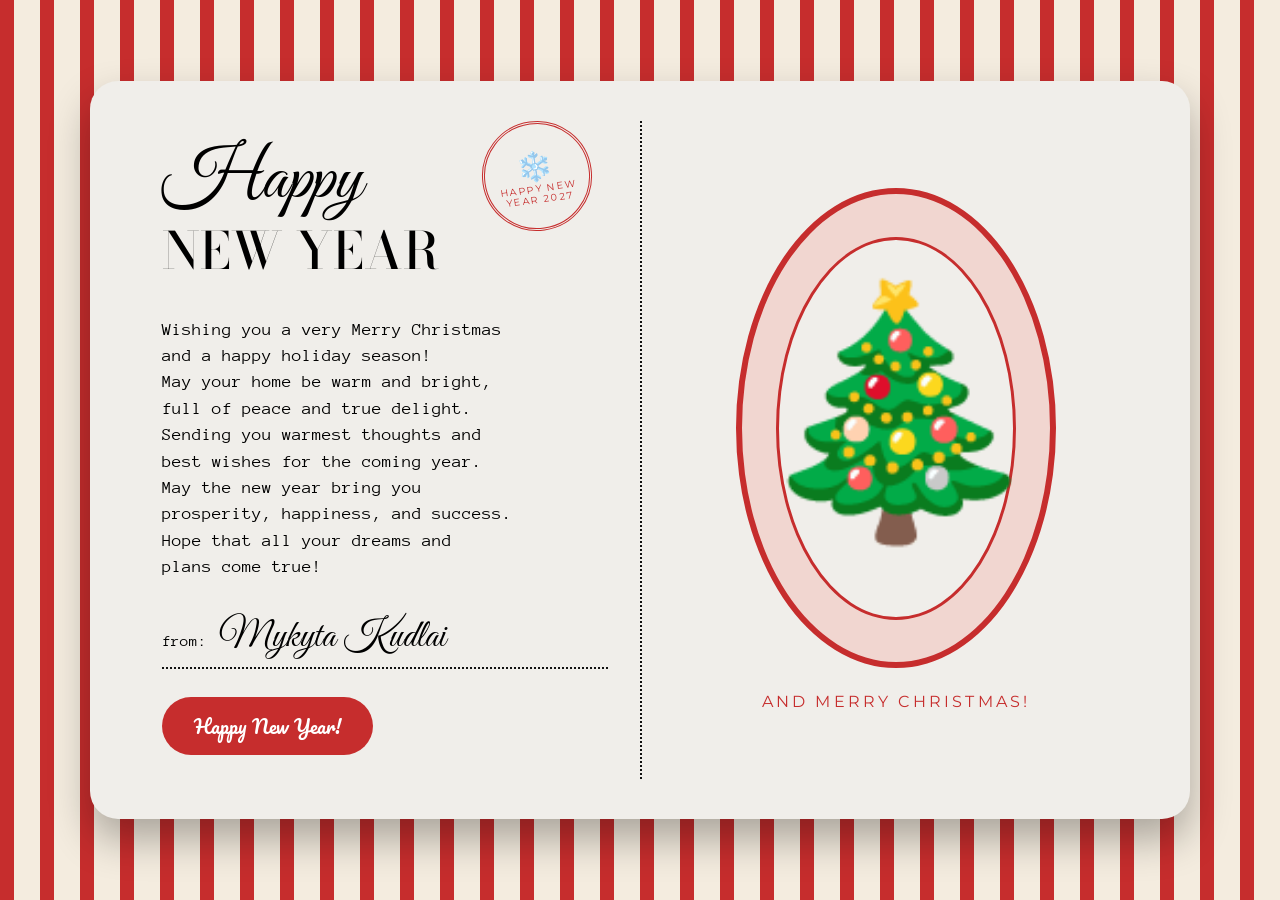
<file: lab7/index.html>
<!DOCTYPE html>
<html lang="en">
<head>
  <meta charset="UTF-8">
  <meta name="viewport" content="width=device-width, initial-scale=1">
  <title>Happy New Year</title>
  <link rel="preconnect" href="https://fonts.googleapis.com">
  <link rel="preconnect" href="https://fonts.gstatic.com" crossorigin>
  <link href="https://fonts.googleapis.com/css2?family=Anonymous+Pro&family=Bodoni+Moda:wght@500&family=Great+Vibes&family=Montserrat:wght@600&family=Pacifico&display=swap" rel="stylesheet">
  <link rel="stylesheet" href="css/style.css">
</head>
<body>
  <div class="page">
    <main class="card">
      <section class="card__side greeting">
        <div class="stamp greeting__stamp">
          <span class="stamp__icon">❄️</span>
          <span class="stamp__text">Happy New Year 2027</span>
        </div>
        <h1 class="greeting__script">Happy</h1>
        <h2 class="greeting__title">New Year</h2>
        <p class="greeting__text">
          Wishing you a very Merry Christmas<br>and a happy holiday season!<br>
          May your home be warm and bright,<br>full of peace and true delight.<br>
          Sending you warmest thoughts and<br>best wishes for the coming year.<br>
          May the new year bring you<br>prosperity, happiness, and success.<br>
          Hope that all your dreams and<br>plans come true!
        </p>
        <p class="greeting__from">from: <span class="greeting__name">Mykyta Kudlai</span></p>
        <button class="button button--red greeting__action" type="button">Happy New Year!</button>
      </section>
      <section class="card__side card__side--right frame">
        <div class="frame__outer">
          <div class="frame__inner"><span class="frame__tree">🎄</span></div>
        </div>
        <p class="frame__caption">And Merry Christmas!</p>
      </section>
    </main>
  </div>
</body>
</html>
</file>
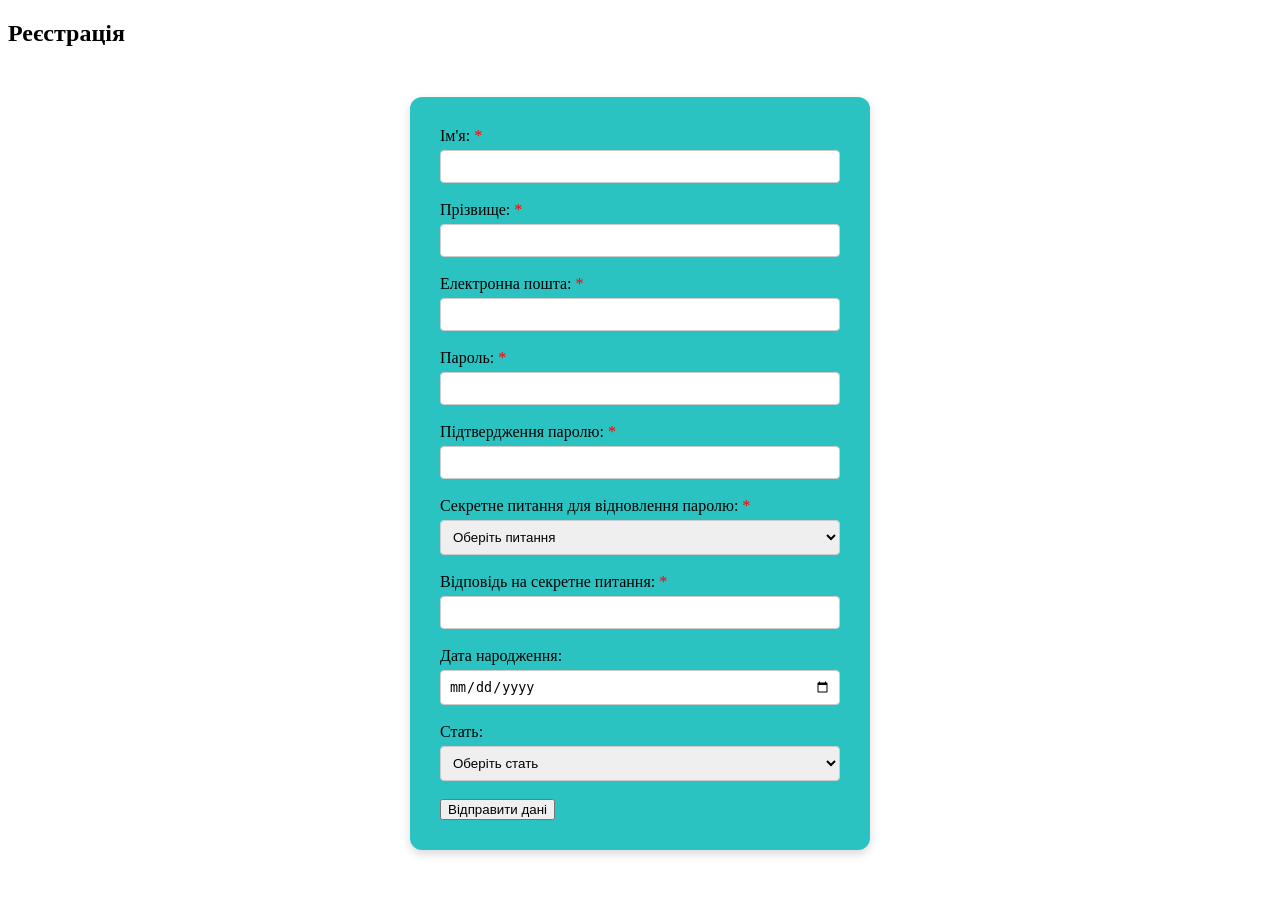
<file: lab1.html>
<!DOCTYPE html>
<html lang="uk">
<head>
    <meta charset="UTF-8">
    <title>Форма реєстрації</title>
    <style>
        .required-label::after {
            content: " *";
            color: red;
        }
        form {
            background-color: #2bc2c2;
            color: #000000;
            width: 400px;
            padding: 30px;
            border-radius: 12px;
            box-shadow: 0 4px 10px rgba(0, 0, 0, 0.15);
            margin: 50px auto;
            position: relative;
        }

        input[type="text"],
        input[type="email"],
        input[type="password"],
        input[type="date"],
        select {
            width: 100%;
            padding: 8px;
            margin-top: 5px;
            border: 1px solid #ccc;
            border-radius: 4px;
            box-sizing: border-box;
        }
    </style>
</head>
<body>

<h2>Реєстрація</h2>

<form action="https://webhook.site/29020839-b492-477d-8bb2-ca6f40fc97f3" method="POST">

    <div>
        <label for="firstName" class="required-label">Ім'я:</label><br>
        <input type="text" id="firstName" name="firstName" required>
    </div>
    <br>

    <div>
        <label for="lastName" class="required-label">Прізвище:</label><br>
        <input type="text" id="lastName" name="lastName" required>
    </div>
    <br>

    <div>
        <label for="email" class="required-label">Електронна пошта:</label><br>
        <input type="email" id="email" name="email" required>
    </div>
    <br>

    <div>
        <label for="password" class="required-label">Пароль:</label><br>
        <input type="password" id="password" name="password" required>
    </div>
    <br>

    <div>
        <label for="confirmPassword" class="required-label">Підтвердження паролю:</label><br>
        <input type="password" id="confirmPassword" name="confirmPassword" required>
    </div>
    <br>

    <div>
        <label for="secretQuestion" class="required-label">Секретне питання для відновлення паролю:</label><br>
        <select id="secretQuestion" name="secretQuestion" required>
            <option value="">Оберіть питання</option>
            <option value="pet_name">Кличка вашого першого домашнього улюбленця?</option>
            <option value="mother_maiden_name">Дівоче прізвище вашої матері?</option>
            <option value="childhood_city">Місто, де ви народилися?</option>
        </select>
    </div>
    <br>

    <div>
        <label for="secretAnswer" class="required-label">Відповідь на секретне питання:</label><br>
        <input type="text" id="secretAnswer" name="secretAnswer" required>
    </div>
    <br>

    <div>
        <label for="birthDate">Дата народження:</label><br>
        <input type="date" id="birthDate" name="birthDate">
    </div>
    <br>

    <div>
        <label for="gender">Стать:</label><br>
        <select id="gender" name="gender">
            <option value="">Оберіть стать</option>
            <option value="male">Чоловіча</option>
            <option value="female">Жіноча</option>
        </select>
    </div>
    <br>

    <div>
        <input type="submit" value="Відправити дані">
    </div>

</form>

</body>
</html>
</file>
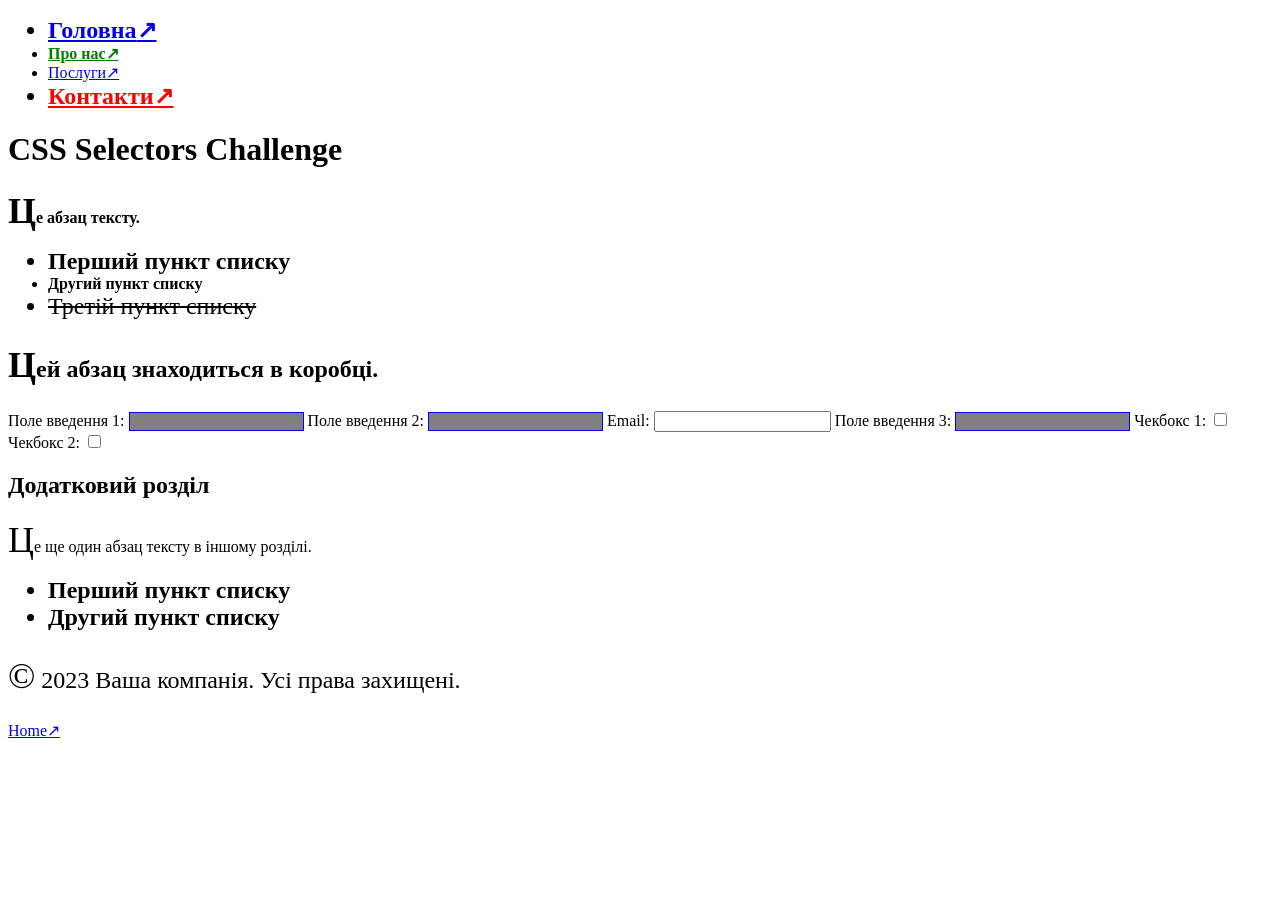
<file: lab2.html>
<!DOCTYPE html>
<html lang="en">
<head>
    <meta charset="UTF-8">
    <meta name="viewport" content="width=device-width, initial-scale=1.0">
    <link rel="stylesheet" href="lab2.css">
    <title>CSS Selectors Challenge</title>
</head>
<body>
<header>
    <nav>
        <ul>
            <li><a href="#">Головна</a></li>
            <li><a href="https://example.com">Про нас</a></li>
            <li><a href="#">Послуги</a></li>
            <li><a href="http://notrealsite.ua">Контакти</a></li>
        </ul>
    </nav>
</header>
<div class="container">
    <h1>CSS Selectors Challenge</h1>
    <p>Це абзац тексту.</p>
    <ul>
        <li>Перший пункт списку</li>
        <li class="special">Другий пункт списку</li>
        <li>Третій пункт списку</li>
    </ul>
    <div class="box">
        <p>Цей абзац знаходиться в коробці.</p>
    </div>
    <form>
        <label for="input1">Поле введення 1:</label>
        <input type="text" id="input1">
        <label for="input2">Поле введення 2:</label>
        <input type="text" id="input2" disabled>
        <label for="email1">Email:</label>
        <input type="email" id="email1">
        <label for="input3">Поле введення 3:</label>
        <input type="text" id="input3">
        <label for="check1">Чекбокс 1:</label>
        <input type="checkbox" id="check1">
        <label for="check2">Чекбокс 2:</label>
        <input type="checkbox" id="check2">
    </form>
</div>
<section>
    <h2>Додатковий розділ</h2>
    <p>Це ще один абзац тексту в іншому розділі.</p>
    <ul>
        <li>Перший пункт списку</li>
        <li>Другий пункт списку</li>
    </ul>
</section>
<footer>
    <p>&copy; 2023 Ваша компанія. Усі права захищені.</p>
    <a href="#">Home</a>
</footer>
</body>
</html>
</file>
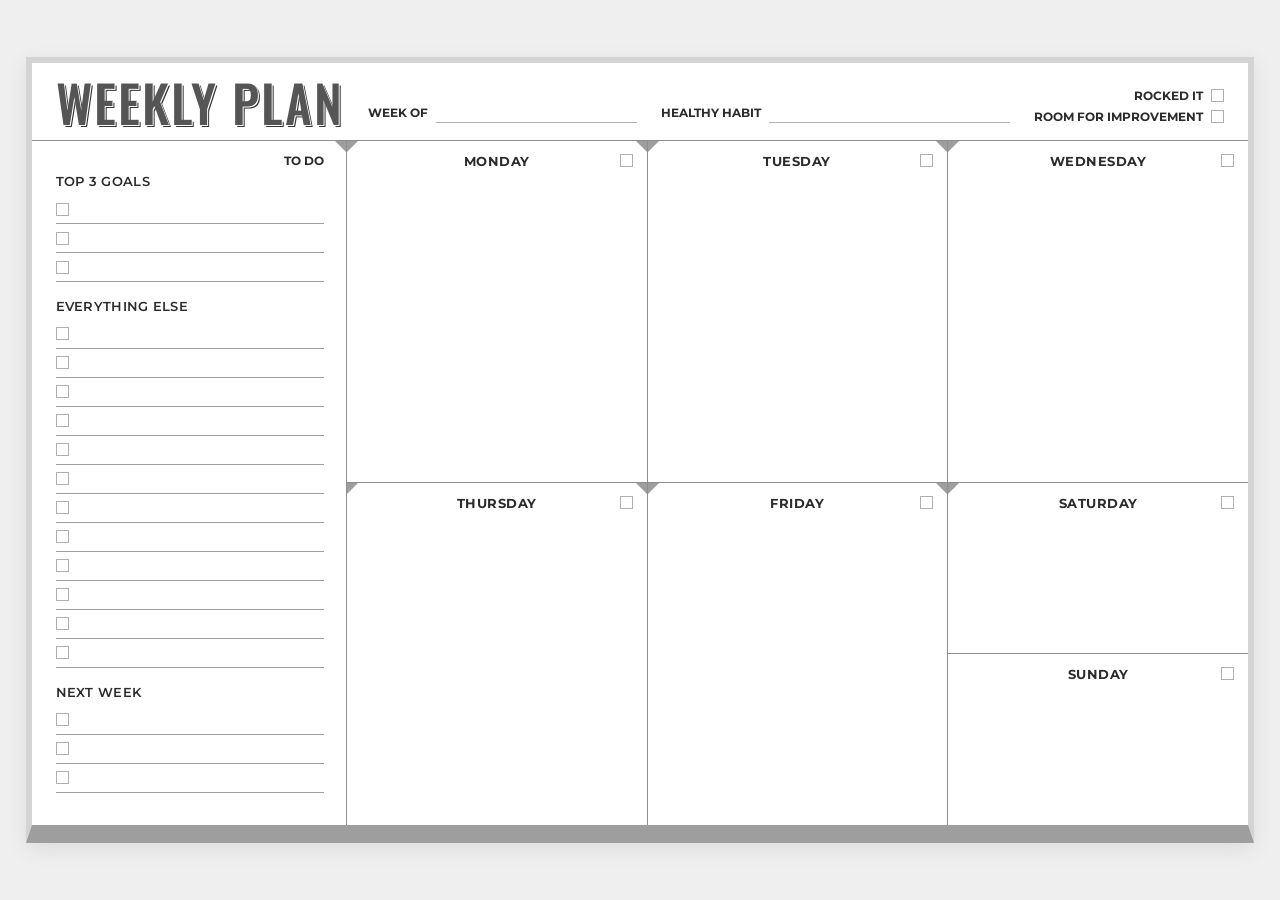
<file: Lab4.html>
<!DOCTYPE html>
<html lang="en">
<head>
    <meta charset="UTF-8">
    <meta name="viewport" content="width=device-width, initial-scale=1.0">
    <title>Weekly Plan</title>
    <link rel="preconnect" href="https://fonts.googleapis.com">
    <link rel="preconnect" href="https://fonts.gstatic.com" crossorigin>
    <link href="https://fonts.googleapis.com/css2?family=Montserrat:wght@500;600;700&family=Oswald:wght@500;600&display=swap" rel="stylesheet">
    <link rel="stylesheet" href="Lab4.css">
</head>
<body>

<div class="planner-wrapper">
    <header class="planner-header">
        <h1 class="main-title">WEEKLY PLAN</h1>

        <div class="header-field">
            <label for="week-of">WEEK OF</label>
            <input type="text" id="week-of">
        </div>

        <div class="header-field habit-field">
            <label for="healthy-habit">HEALTHY HABIT</label>
            <input type="text" id="healthy-habit">
        </div>

        <div class="header-Evaluation">
            <label class="eval-item">
                <span>ROCKED IT</span>
                <input type="checkbox" aria-label="Rocked it">
            </label>
            <label class="eval-item">
                <span>ROOM FOR IMPROVEMENT</span>
                <input type="checkbox" aria-label="Room for improvement">
            </label>
        </div>
    </header>

    <main class="planner-grid">
        <aside class="sidebar">
            <div class="to-do-header">TO DO</div>

            <div class="todo-section">
                <h2>TOP 3 GOALS</h2>
                <div class="task-row"><input type="checkbox" aria-label="Goal 1 status"><input type="text" aria-label="Goal 1"></div>
                <div class="task-row"><input type="checkbox" aria-label="Goal 2 status"><input type="text" aria-label="Goal 2"></div>
                <div class="task-row"><input type="checkbox" aria-label="Goal 3 status"><input type="text" aria-label="Goal 3"></div>
            </div>

            <div class="todo-section">
                <h2>EVERYTHING ELSE</h2>
                <div class="task-row"><input type="checkbox" aria-label="Task 1 status"><input type="text" aria-label="Task 1"></div>
                <div class="task-row"><input type="checkbox" aria-label="Task 2 status"><input type="text" aria-label="Task 2"></div>
                <div class="task-row"><input type="checkbox" aria-label="Task 3 status"><input type="text" aria-label="Task 3"></div>
                <div class="task-row"><input type="checkbox" aria-label="Task 4 status"><input type="text" aria-label="Task 4"></div>
                <div class="task-row"><input type="checkbox" aria-label="Task 5 status"><input type="text" aria-label="Task 5"></div>
                <div class="task-row"><input type="checkbox" aria-label="Task 6 status"><input type="text" aria-label="Task 6"></div>
                <div class="task-row"><input type="checkbox" aria-label="Task 7 status"><input type="text" aria-label="Task 7"></div>
                <div class="task-row"><input type="checkbox" aria-label="Task 8 status"><input type="text" aria-label="Task 8"></div>
                <div class="task-row"><input type="checkbox" aria-label="Task 9 status"><input type="text" aria-label="Task 9"></div>
                <div class="task-row"><input type="checkbox" aria-label="Task 10 status"><input type="text" aria-label="Task 10"></div>
                <div class="task-row"><input type="checkbox" aria-label="Task 11 status"><input type="text" aria-label="Task 11"></div>
                <div class="task-row"><input type="checkbox" aria-label="Task 12 status"><input type="text" aria-label="Task 12"></div>
            </div>

            <div class="todo-section">
                <h2>NEXT WEEK</h2>
                <div class="task-row"><input type="checkbox" aria-label="Next week task 1 status"><input type="text" aria-label="Next week task 1"></div>
                <div class="task-row"><input type="checkbox" aria-label="Next week task 2 status"><input type="text" aria-label="Next week task 2"></div>
                <div class="task-row"><input type="checkbox" aria-label="Next week task 3 status"><input type="text" aria-label="Next week task 3"></div>
            </div>
        </aside>

        <section class="day-cell monday corner-tl">
            <div class="day-header">
                <span class="day-title">MONDAY</span>
                <input type="checkbox" aria-label="Monday completed">
            </div>
            <textarea class="day-notes" aria-label="Monday notes"></textarea>
        </section>

        <section class="day-cell tuesday corner-tl">
            <div class="day-header">
                <span class="day-title">TUESDAY</span>
                <input type="checkbox" aria-label="Tuesday completed">
            </div>
            <textarea class="day-notes" aria-label="Tuesday notes"></textarea>
        </section>

        <section class="day-cell wednesday corner-tl">
            <div class="day-header">
                <span class="day-title">WEDNESDAY</span>
                <input type="checkbox" aria-label="Wednesday completed">
            </div>
            <textarea class="day-notes" aria-label="Wednesday notes"></textarea>
        </section>

        <section class="day-cell thursday corner-tl">
            <div class="day-header">
                <span class="day-title">THURSDAY</span>
                <input type="checkbox" aria-label="Thursday completed">
            </div>
            <textarea class="day-notes" aria-label="Thursday notes"></textarea>
        </section>

        <section class="day-cell friday corner-tl">
            <div class="day-header">
                <span class="day-title">FRIDAY</span>
                <input type="checkbox" aria-label="Friday completed">
            </div>
            <textarea class="day-notes" aria-label="Friday notes"></textarea>
        </section>

        <section class="day-cell saturday corner-tl">
            <div class="day-header">
                <span class="day-title">SATURDAY</span>
                <input type="checkbox" aria-label="Saturday completed">
            </div>
            <textarea class="day-notes" aria-label="Saturday notes"></textarea>
        </section>

        <section class="day-cell sunday">
            <div class="day-header">
                <span class="day-title">SUNDAY</span>
                <input type="checkbox" aria-label="Sunday completed">
            </div>
            <textarea class="day-notes" aria-label="Sunday notes"></textarea>
        </section>
    </main>
</div>

</body>
</html>
</file>
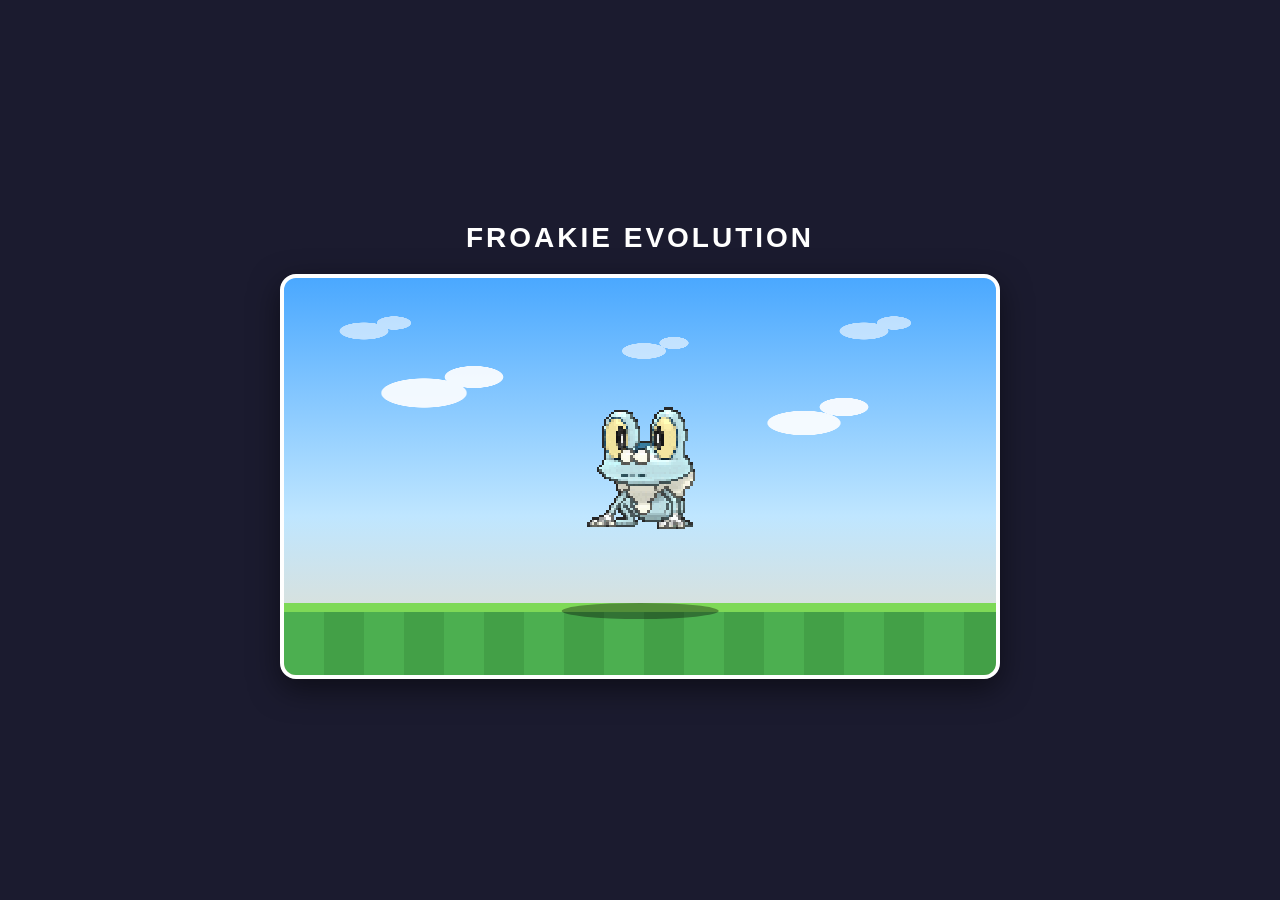
<file: Lab6.html>
<!DOCTYPE html>
<html lang="uk">
<head>
    <meta charset="UTF-8">
    <meta name="viewport" content="width=device-width, initial-scale=1">
    <title>Лабораторна №6 Анімація</title>
    <link rel="stylesheet" href="sprites/sheet-vars.css">
    <link rel="stylesheet" href="Lab6.css">
</head>
<body>

<h1>Froakie Evolution</h1>

<div class="stage">

    <div class="clouds far"></div>
    <div class="clouds near"></div>

    <div class="ground"></div>

    <div class="shadow"></div>

    <div class="burst"></div>

    <div class="slot">
        <div class="mon" role="img" aria-label="Froakie, Frogadier, Greninja"></div>
    </div>

    <span class="tag tag-froakie">Shiny Froakie</span>
    <span class="tag tag-frogadier">Shiny Frogadier</span>
    <span class="tag tag-greninja">Shiny Greninja</span>
</div>

</body>
</html>
</file>
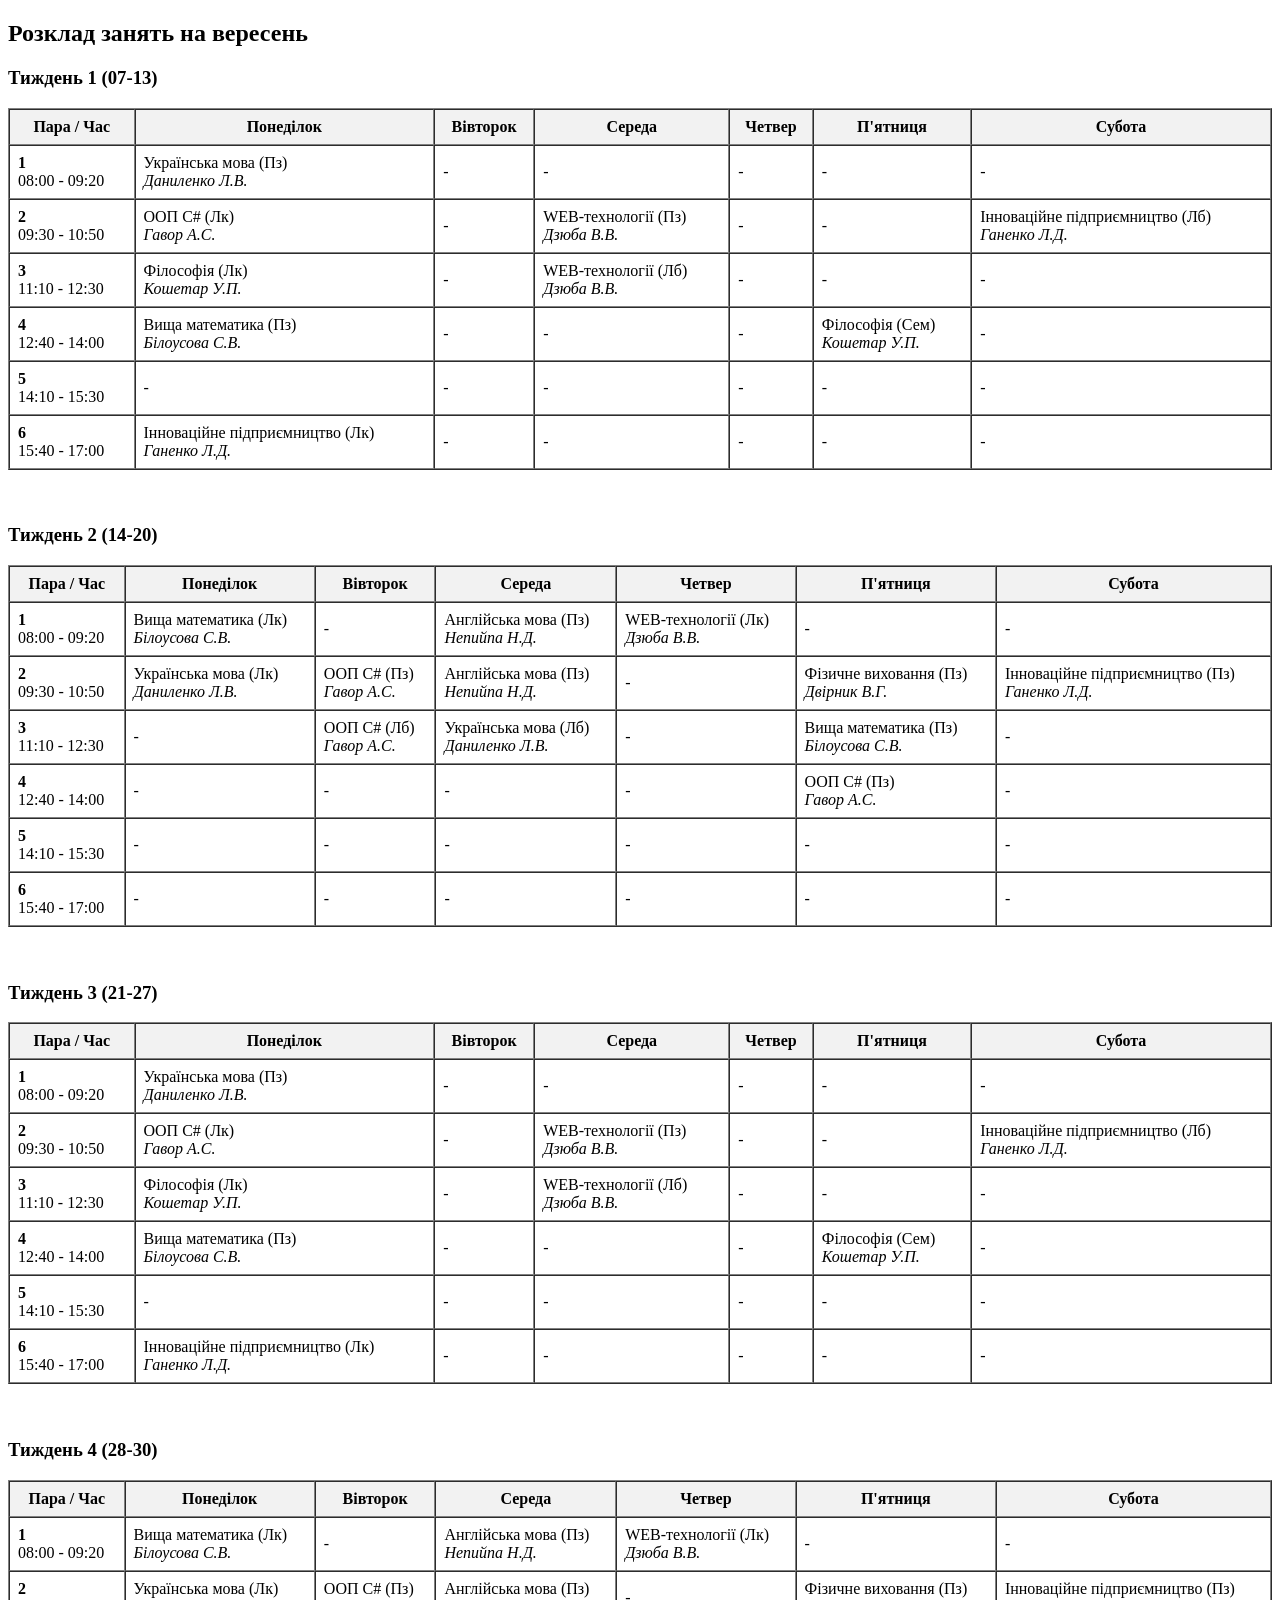
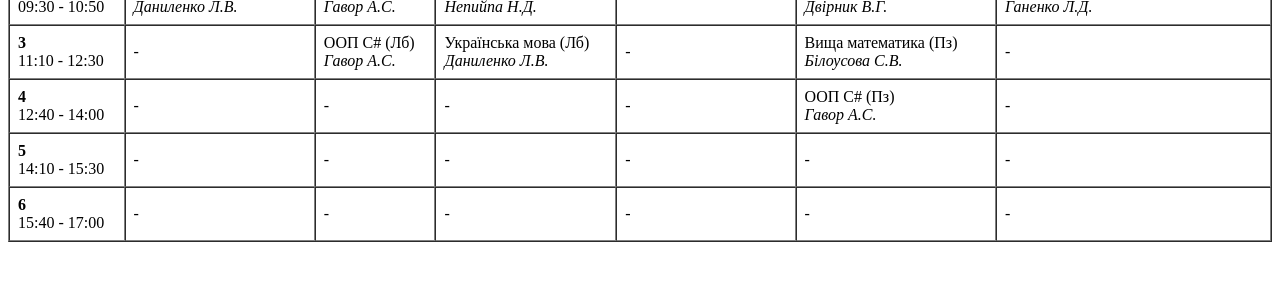
<file: Pr1.html>
<!DOCTYPE html>
<html lang="uk">
<head>
    <meta charset="UTF-8">
    <title>Розклад занять</title>
</head>
<body>

    <h2>Розклад занять на вересень</h2>

    <h3>Тиждень 1 (07-13)</h3>
    <table border="1" cellpadding="8" cellspacing="0" width="100%">
        <tr bgcolor="#f2f2f2">
            <th>Пара / Час</th>
            <th>Понеділок</th>
            <th>Вівторок</th>
            <th>Середа</th>
            <th>Четвер</th>
            <th>П'ятниця</th>
            <th>Субота</th>
        </tr>
        <tr>
            <td><strong>1</strong><br>08:00 - 09:20</td>
            <td>Українська мова (Пз)<br><em>Даниленко Л.В.</em></td>
            <td>-</td>
            <td>-</td>
            <td>-</td>
            <td>-</td>
            <td>-</td>
        </tr>
        <tr>
            <td><strong>2</strong><br>09:30 - 10:50</td>
            <td>ООП C# (Лк)<br><em>Гавор А.С.</em></td>
            <td>-</td>
            <td>WEB-технології (Пз)<br><em>Дзюба В.В.</em></td>
            <td>-</td>
            <td>-</td>
            <td>Інноваційне підприємництво (Лб)<br><em>Ганенко Л.Д.</em></td>
        </tr>
        <tr>
            <td><strong>3</strong><br>11:10 - 12:30</td>
            <td>Філософія (Лк)<br><em>Кошетар У.П.</em></td>
            <td>-</td>
            <td>WEB-технології (Лб)<br><em>Дзюба В.В.</em></td>
            <td>-</td>
            <td>-</td>
            <td>-</td>
        </tr>
        <tr>
            <td><strong>4</strong><br>12:40 - 14:00</td>
            <td>Вища математика (Пз)<br><em>Білоусова С.В.</em></td>
            <td>-</td>
            <td>-</td>
            <td>-</td>
            <td>Філософія (Сем)<br><em>Кошетар У.П.</em></td>
            <td>-</td>
        </tr>
        <tr>
            <td><strong>5</strong><br>14:10 - 15:30</td>
            <td>-</td>
            <td>-</td>
            <td>-</td>
            <td>-</td>
            <td>-</td>
            <td>-</td>
        </tr>
        <tr>
            <td><strong>6</strong><br>15:40 - 17:00</td>
            <td>Інноваційне підприємництво (Лк)<br><em>Ганенко Л.Д.</em></td>
            <td>-</td>
            <td>-</td>
            <td>-</td>
            <td>-</td>
            <td>-</td>
        </tr>
    </table>

    <br><br>

    <h3>Тиждень 2 (14-20)</h3>
    <table border="1" cellpadding="8" cellspacing="0" width="100%">
        <tr bgcolor="#f2f2f2">
            <th>Пара / Час</th>
            <th>Понеділок</th>
            <th>Вівторок</th>
            <th>Середа</th>
            <th>Четвер</th>
            <th>П'ятниця</th>
            <th>Субота</th>
        </tr>
        <tr>
            <td><strong>1</strong><br>08:00 - 09:20</td>
            <td>Вища математика (Лк)<br><em>Білоусова С.В.</em></td>
            <td>-</td>
            <td>Англійська мова (Пз)<br><em>Непийпа Н.Д.</em></td>
            <td>WEB-технології (Лк)<br><em>Дзюба В.В.</em></td>
            <td>-</td>
            <td>-</td>
        </tr>
        <tr>
            <td><strong>2</strong><br>09:30 - 10:50</td>
            <td>Українська мова (Лк)<br><em>Даниленко Л.В.</em></td>
            <td>ООП C# (Пз)<br><em>Гавор А.С.</em></td>
            <td>Англійська мова (Пз)<br><em>Непийпа Н.Д.</em></td>
            <td>-</td>
            <td>Фізичне виховання (Пз)<br><em>Двірник В.Г.</em></td>
            <td>Інноваційне підприємництво (Пз)<br><em>Ганенко Л.Д.</em></td>
        </tr>
        <tr>
            <td><strong>3</strong><br>11:10 - 12:30</td>
            <td>-</td>
            <td>ООП C# (Лб)<br><em>Гавор А.С.</em></td>
            <td>Українська мова (Лб)<br><em>Даниленко Л.В.</em></td>
            <td>-</td>
            <td>Вища математика (Пз)<br><em>Білоусова С.В.</em></td>
            <td>-</td>
        </tr>
        <tr>
            <td><strong>4</strong><br>12:40 - 14:00</td>
            <td>-</td>
            <td>-</td>
            <td>-</td>
            <td>-</td>
            <td>ООП C# (Пз)<br><em>Гавор А.С.</em></td>
            <td>-</td>
        </tr>
        <tr>
            <td><strong>5</strong><br>14:10 - 15:30</td>
            <td>-</td>
            <td>-</td>
            <td>-</td>
            <td>-</td>
            <td>-</td>
            <td>-</td>
        </tr>
        <tr>
            <td><strong>6</strong><br>15:40 - 17:00</td>
            <td>-</td>
            <td>-</td>
            <td>-</td>
            <td>-</td>
            <td>-</td>
            <td>-</td>
        </tr>
    </table>
  <br><br>

    <h3>Тиждень 3 (21-27)</h3>
    <table border="1" cellpadding="8" cellspacing="0" width="100%">
        <tr bgcolor="#f2f2f2">
            <th>Пара / Час</th>
            <th>Понеділок</th>
            <th>Вівторок</th>
            <th>Середа</th>
            <th>Четвер</th>
            <th>П'ятниця</th>
            <th>Субота</th>
        </tr>
        <tr>
            <td><strong>1</strong><br>08:00 - 09:20</td>
            <td>Українська мова (Пз)<br><em>Даниленко Л.В.</em></td>
            <td>-</td>
            <td>-</td>
            <td>-</td>
            <td>-</td>
            <td>-</td>
        </tr>
        <tr>
            <td><strong>2</strong><br>09:30 - 10:50</td>
            <td>ООП C# (Лк)<br><em>Гавор А.С.</em></td>
            <td>-</td>
            <td>WEB-технології (Пз)<br><em>Дзюба В.В.</em></td>
            <td>-</td>
            <td>-</td>
            <td>Інноваційне підприємництво (Лб)<br><em>Ганенко Л.Д.</em></td>
        </tr>
        <tr>
            <td><strong>3</strong><br>11:10 - 12:30</td>
            <td>Філософія (Лк)<br><em>Кошетар У.П.</em></td>
            <td>-</td>
            <td>WEB-технології (Лб)<br><em>Дзюба В.В.</em></td>
            <td>-</td>
            <td>-</td>
            <td>-</td>
        </tr>
        <tr>
            <td><strong>4</strong><br>12:40 - 14:00</td>
            <td>Вища математика (Пз)<br><em>Білоусова С.В.</em></td>
            <td>-</td>
            <td>-</td>
            <td>-</td>
            <td>Філософія (Сем)<br><em>Кошетар У.П.</em></td>
            <td>-</td>
        </tr>
        <tr>
            <td><strong>5</strong><br>14:10 - 15:30</td>
            <td>-</td>
            <td>-</td>
            <td>-</td>
            <td>-</td>
            <td>-</td>
            <td>-</td>
        </tr>
        <tr>
            <td><strong>6</strong><br>15:40 - 17:00</td>
            <td>Інноваційне підприємництво (Лк)<br><em>Ганенко Л.Д.</em></td>
            <td>-</td>
            <td>-</td>
            <td>-</td>
            <td>-</td>
            <td>-</td>
        </tr>
    </table>

    <br><br>

    <h3>Тиждень 4 (28-30)</h3>
    <table border="1" cellpadding="8" cellspacing="0" width="100%">
        <tr bgcolor="#f2f2f2">
            <th>Пара / Час</th>
            <th>Понеділок</th>
            <th>Вівторок</th>
            <th>Середа</th>
            <th>Четвер</th>
            <th>П'ятниця</th>
            <th>Субота</th>
        </tr>
        <tr>
            <td><strong>1</strong><br>08:00 - 09:20</td>
            <td>Вища математика (Лк)<br><em>Білоусова С.В.</em></td>
            <td>-</td>
            <td>Англійська мова (Пз)<br><em>Непийпа Н.Д.</em></td>
            <td>WEB-технології (Лк)<br><em>Дзюба В.В.</em></td>
            <td>-</td>
            <td>-</td>
        </tr>
        <tr>
            <td><strong>2</strong><br>09:30 - 10:50</td>
            <td>Українська мова (Лк)<br><em>Даниленко Л.В.</em></td>
            <td>ООП C# (Пз)<br><em>Гавор А.С.</em></td>
            <td>Англійська мова (Пз)<br><em>Непийпа Н.Д.</em></td>
            <td>-</td>
            <td>Фізичне виховання (Пз)<br><em>Двірник В.Г.</em></td>
            <td>Інноваційне підприємництво (Пз)<br><em>Ганенко Л.Д.</em></td>
        </tr>
        <tr>
            <td><strong>3</strong><br>11:10 - 12:30</td>
            <td>-</td>
            <td>ООП C# (Лб)<br><em>Гавор А.С.</em></td>
            <td>Українська мова (Лб)<br><em>Даниленко Л.В.</em></td>
            <td>-</td>
            <td>Вища математика (Пз)<br><em>Білоусова С.В.</em></td>
            <td>-</td>
        </tr>
        <tr>
            <td><strong>4</strong><br>12:40 - 14:00</td>
            <td>-</td>
            <td>-</td>
            <td>-</td>
            <td>-</td>
            <td>ООП C# (Пз)<br><em>Гавор А.С.</em></td>
            <td>-</td>
        </tr>
        <tr>
            <td><strong>5</strong><br>14:10 - 15:30</td>
            <td>-</td>
            <td>-</td>
            <td>-</td>
            <td>-</td>
            <td>-</td>
            <td>-</td>
        </tr>
        <tr>
            <td><strong>6</strong><br>15:40 - 17:00</td>
            <td>-</td>
            <td>-</td>
            <td>-</td>
            <td>-</td>
            <td>-</td>
            <td>-</td>
        </tr>
    </table>
  <br><br>

</body>
</html>
</file>
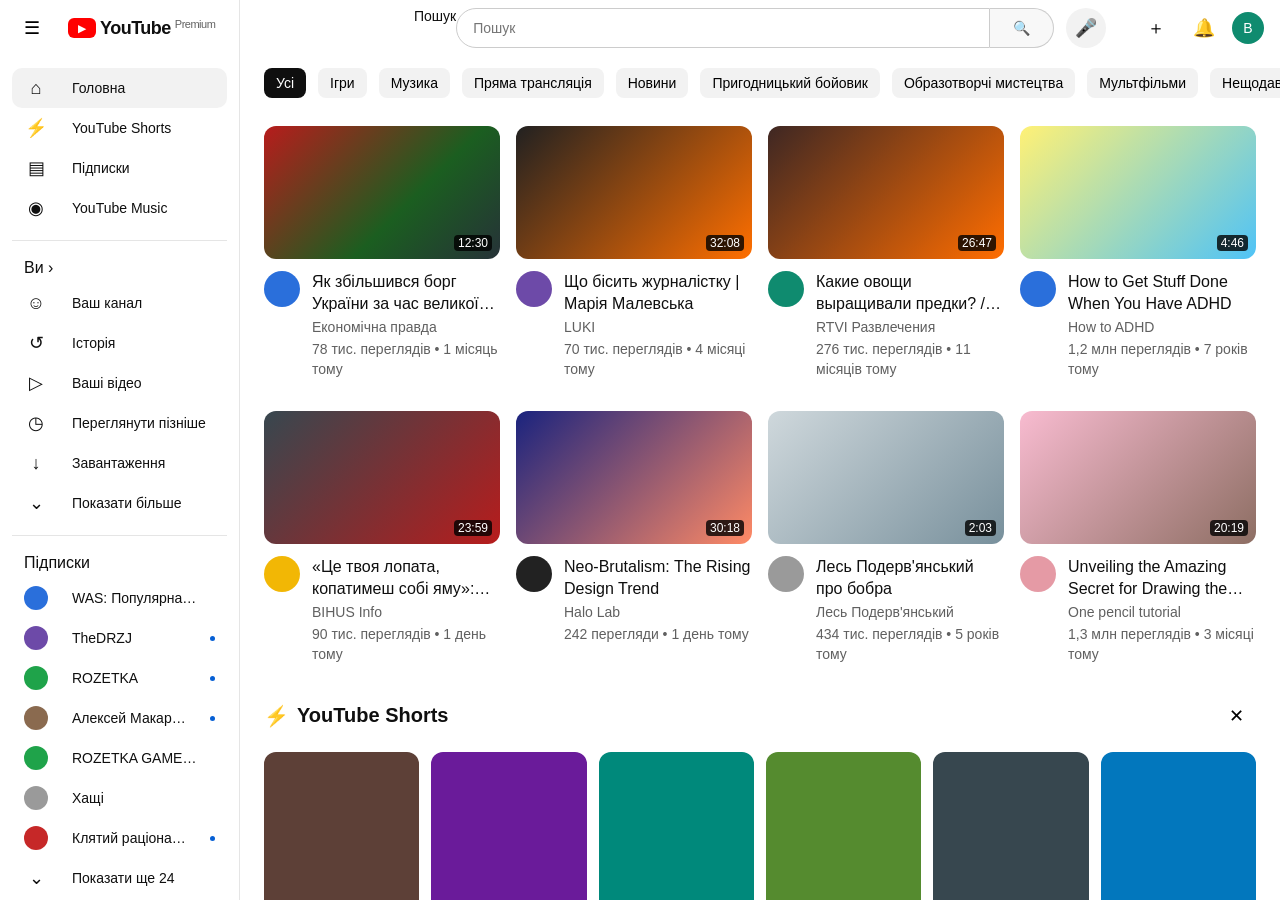
<file: Pr3.html>
<!DOCTYPE html>
<html lang="uk">
<head>
    <meta charset="UTF-8">
    <meta name="viewport" content="width=device-width, initial-scale=1">
    <title>Практична 3 — YouTube (Flexbox)</title>
    <link rel="stylesheet" href="Pr3.css">
</head>
<body>
<div class="page">

    <aside class="sidebar">
        <div class="sidebar__top">
            <button class="icon-btn" aria-label="Меню">☰</button>
            <a class="logo" href="#"><span class="logo__mark">▶</span> YouTube <span class="logo__tag">Premium</span></a>
        </div>

        <nav class="sidebar__section">
            <a class="nav-item nav-item--active" href="#"><span class="nav-item__icon">⌂</span>Головна</a>
            <a class="nav-item" href="#"><span class="nav-item__icon">⚡</span>YouTube Shorts</a>
            <a class="nav-item" href="#"><span class="nav-item__icon">▤</span>Підписки</a>
            <a class="nav-item" href="#"><span class="nav-item__icon">◉</span>YouTube Music</a>
        </nav>

        <nav class="sidebar__section">
            <h2 class="sidebar__title">Ви ›</h2>
            <a class="nav-item" href="#"><span class="nav-item__icon">☺</span>Ваш канал</a>
            <a class="nav-item" href="#"><span class="nav-item__icon">↺</span>Історія</a>
            <a class="nav-item" href="#"><span class="nav-item__icon">▷</span>Ваші відео</a>
            <a class="nav-item" href="#"><span class="nav-item__icon">◷</span>Переглянути пізніше</a>
            <a class="nav-item" href="#"><span class="nav-item__icon">↓</span>Завантаження</a>
            <a class="nav-item" href="#"><span class="nav-item__icon">⌄</span>Показати більше</a>
        </nav>

        <nav class="sidebar__section">
            <h2 class="sidebar__title">Підписки</h2>
            <a class="nav-item" href="#"><span class="avatar avatar--blue"></span>WAS: Популярна…<span class="dot"></span></a>
            <a class="nav-item" href="#"><span class="avatar avatar--purple"></span>TheDRZJ<span class="dot"></span></a>
            <a class="nav-item" href="#"><span class="avatar avatar--green"></span>ROZETKA<span class="dot"></span></a>
            <a class="nav-item" href="#"><span class="avatar avatar--brown"></span>Алексей Макар…<span class="dot"></span></a>
            <a class="nav-item" href="#"><span class="avatar avatar--green"></span>ROZETKA GAME…<span class="dot"></span></a>
            <a class="nav-item" href="#"><span class="avatar avatar--grey"></span>Хащі</a>
            <a class="nav-item" href="#"><span class="avatar avatar--red"></span>Клятий раціона…<span class="dot"></span></a>
            <a class="nav-item" href="#"><span class="nav-item__icon">⌄</span>Показати ще 24</a>
        </nav>
    </aside>

    <div class="main">

        <header class="header">
            <form class="search" role="search" onsubmit="return false">
                <label class="visually-hidden" for="search">Пошук</label>
                <input class="search__input" id="search" type="text" placeholder="Пошук">
                <button class="search__btn" type="button" aria-label="Шукати">🔍</button>
            </form>
            <button class="icon-btn icon-btn--round" aria-label="Голосовий пошук">🎤</button>
            <div class="header__actions">
                <button class="icon-btn" aria-label="Створити">＋</button>
                <button class="icon-btn" aria-label="Сповіщення">🔔</button>
                <span class="avatar avatar--teal avatar--lg">B</span>
            </div>
        </header>

        <div class="chips">
            <button class="chip chip--active">Усі</button>
            <button class="chip">Ігри</button>
            <button class="chip">Музика</button>
            <button class="chip">Пряма трансляція</button>
            <button class="chip">Новини</button>
            <button class="chip">Пригодницький бойовик</button>
            <button class="chip">Образотворчі мистецтва</button>
            <button class="chip">Мультфільми</button>
            <button class="chip">Нещодавні завантаження</button>
            <button class="chip">Ви дивилися</button>
        </div>

        <main class="content">
            <section class="videos">

                <article class="card">
                    <a class="card__thumb thumb--1" href="#"><span class="card__time">12:30</span></a>
                    <div class="card__info">
                        <span class="avatar avatar--blue"></span>
                        <div class="card__text">
                            <h3 class="card__title">Як збільшився борг України за час великої війни? | Економічна правда</h3>
                            <p class="card__meta">Економічна правда</p>
                            <p class="card__meta">78 тис. переглядів • 1 місяць тому</p>
                        </div>
                    </div>
                </article>

                <article class="card">
                    <a class="card__thumb thumb--2" href="#"><span class="card__time">32:08</span></a>
                    <div class="card__info">
                        <span class="avatar avatar--purple"></span>
                        <div class="card__text">
                            <h3 class="card__title">Що бісить журналістку | Марія Малевська</h3>
                            <p class="card__meta">LUKI</p>
                            <p class="card__meta">70 тис. переглядів • 4 місяці тому</p>
                        </div>
                    </div>
                </article>

                <article class="card">
                    <a class="card__thumb thumb--3" href="#"><span class="card__time">26:47</span></a>
                    <div class="card__info">
                        <span class="avatar avatar--teal"></span>
                        <div class="card__text">
                            <h3 class="card__title">Какие овощи выращивали предки? // Дробышевский</h3>
                            <p class="card__meta">RTVI Развлечения</p>
                            <p class="card__meta">276 тис. переглядів • 11 місяців тому</p>
                        </div>
                    </div>
                </article>

                <article class="card">
                    <a class="card__thumb thumb--4" href="#"><span class="card__time">4:46</span></a>
                    <div class="card__info">
                        <span class="avatar avatar--blue"></span>
                        <div class="card__text">
                            <h3 class="card__title">How to Get Stuff Done When You Have ADHD</h3>
                            <p class="card__meta">How to ADHD</p>
                            <p class="card__meta">1,2 млн переглядів • 7 років тому</p>
                        </div>
                    </div>
                </article>

                <article class="card">
                    <a class="card__thumb thumb--5" href="#"><span class="card__time">23:59</span></a>
                    <div class="card__info">
                        <span class="avatar avatar--yellow"></span>
                        <div class="card__text">
                            <h3 class="card__title">«Це твоя лопата, копатимеш собі яму»: знайдено росіян, які…</h3>
                            <p class="card__meta">BIHUS Info</p>
                            <p class="card__meta">90 тис. переглядів • 1 день тому</p>
                        </div>
                    </div>
                </article>

                <article class="card">
                    <a class="card__thumb thumb--6" href="#"><span class="card__time">30:18</span></a>
                    <div class="card__info">
                        <span class="avatar avatar--dark"></span>
                        <div class="card__text">
                            <h3 class="card__title">Neo-Brutalism: The Rising Design Trend</h3>
                            <p class="card__meta">Halo Lab</p>
                            <p class="card__meta">242 перегляди • 1 день тому</p>
                        </div>
                    </div>
                </article>

                <article class="card">
                    <a class="card__thumb thumb--7" href="#"><span class="card__time">2:03</span></a>
                    <div class="card__info">
                        <span class="avatar avatar--grey"></span>
                        <div class="card__text">
                            <h3 class="card__title">Лесь Подерв'янський про бобра</h3>
                            <p class="card__meta">Лесь Подерв'янський</p>
                            <p class="card__meta">434 тис. переглядів • 5 років тому</p>
                        </div>
                    </div>
                </article>

                <article class="card">
                    <a class="card__thumb thumb--8" href="#"><span class="card__time">20:19</span></a>
                    <div class="card__info">
                        <span class="avatar avatar--pink"></span>
                        <div class="card__text">
                            <h3 class="card__title">Unveiling the Amazing Secret for Drawing the Perfect Portrait…</h3>
                            <p class="card__meta">One pencil tutorial</p>
                            <p class="card__meta">1,3 млн переглядів • 3 місяці тому</p>
                        </div>
                    </div>
                </article>

            </section>

            <section class="shorts">
                <div class="shorts__header">
                    <h2 class="shorts__title"><span class="shorts__mark">⚡</span> YouTube Shorts</h2>
                    <button class="icon-btn" aria-label="Закрити">✕</button>
                </div>
                <div class="shorts__list">
                    <a class="short short--1" href="#"></a>
                    <a class="short short--2" href="#"></a>
                    <a class="short short--3" href="#"></a>
                    <a class="short short--4" href="#"></a>
                    <a class="short short--5" href="#"></a>
                    <a class="short short--6" href="#"></a>
                </div>
            </section>
        </main>
    </div>
</div>
</body>
</html>
</file>
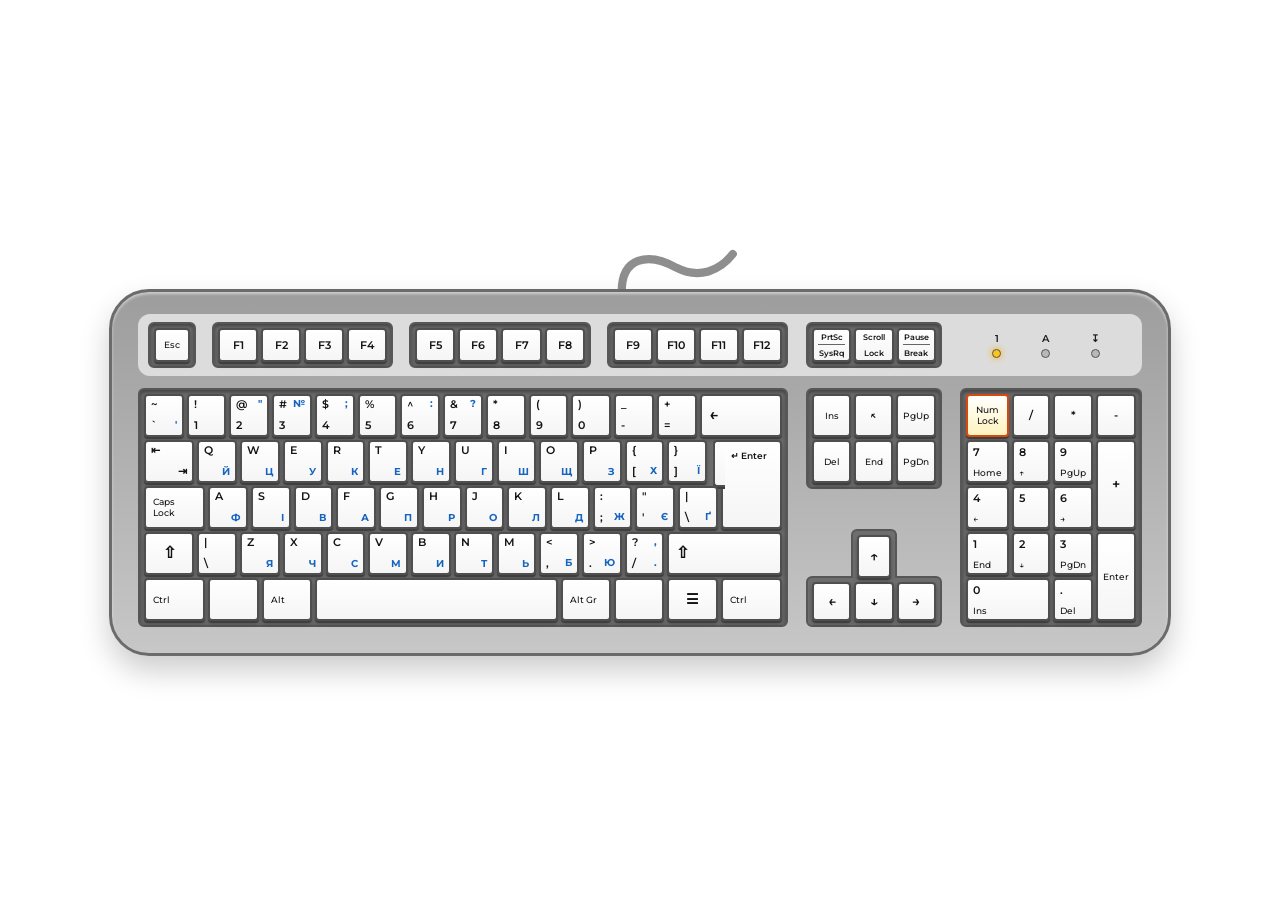
<file: Pr4.html>
<!DOCTYPE html>
<html lang="uk">
<head>
    <meta charset="UTF-8">
    <meta name="viewport" content="width=device-width, initial-scale=1.0">
    <title>Практична робота №4</title>
    <link rel="preconnect" href="https://fonts.googleapis.com">
    <link rel="preconnect" href="https://fonts.gstatic.com" crossorigin>
    <link href="https://fonts.googleapis.com/css2?family=Montserrat:wght@500;600;700&display=swap" rel="stylesheet">
    <link rel="stylesheet" href="Pr4.css">
</head>
<body>

<div class="keyboard-wrapper">
    <svg class="cable" viewBox="0 0 220 55" fill="none" xmlns="http://www.w3.org/2000/svg">
        <path d="M90 55 C 88 12, 120 8, 150 25 C 175 38, 198 28, 212 10" stroke="#8e8e8e" stroke-width="9" stroke-linecap="round"/>
    </svg>

    <div class="keyboard">
        <div class="keyboard-grid">

            <div class="top-strip">
                <div class="f-row">
                    <div class="well single-well">
                        <button class="key center"><span class="sub">Esc</span></button>
                    </div>

                    <div class="well f-group">
                        <button class="key center">F1</button>
                        <button class="key center">F2</button>
                        <button class="key center">F3</button>
                        <button class="key center">F4</button>
                    </div>

                    <div class="well f-group">
                        <button class="key center">F5</button>
                        <button class="key center">F6</button>
                        <button class="key center">F7</button>
                        <button class="key center">F8</button>
                    </div>

                    <div class="well f-group">
                        <button class="key center">F9</button>
                        <button class="key center">F10</button>
                        <button class="key center">F11</button>
                        <button class="key center">F12</button>
                    </div>
                </div>

                <div class="well nav-top">
                    <button class="key">
                        <span>PrtSc</span>
                        <span class="divider"></span>
                        <span>SysRq</span>
                    </button>
                    <button class="key">
                        <span>Scroll</span>
                        <span>Lock</span>
                    </button>
                    <button class="key">
                        <span>Pause</span>
                        <span class="divider"></span>
                        <span>Break</span>
                    </button>
                </div>

                <div class="leds">
                    <div class="led-item">
                        <span>1</span>
                        <div class="led-bulb on"></div>
                    </div>
                    <div class="led-item">
                        <span>A</span>
                        <div class="led-bulb"></div>
                    </div>
                    <div class="led-item">
                        <span>&#8615;</span>
                        <div class="led-bulb"></div>
                    </div>
                </div>
            </div>

            <div class="well main-block">
                <button class="key k-4">
                    <span class="key-row"><span>~</span></span>
                    <span class="key-row"><span>`</span><span class="ua">'</span></span>
                </button>
                <button class="key k-4">
                    <span class="key-row"><span>!</span></span>
                    <span class="key-row"><span>1</span></span>
                </button>
                <button class="key k-4">
                    <span class="key-row"><span>@</span><span class="ua">"</span></span>
                    <span class="key-row"><span>2</span></span>
                </button>
                <button class="key k-4">
                    <span class="key-row"><span>#</span><span class="ua">№</span></span>
                    <span class="key-row"><span>3</span></span>
                </button>
                <button class="key k-4">
                    <span class="key-row"><span>$</span><span class="ua">;</span></span>
                    <span class="key-row"><span>4</span></span>
                </button>
                <button class="key k-4">
                    <span class="key-row"><span>%</span></span>
                    <span class="key-row"><span>5</span></span>
                </button>
                <button class="key k-4">
                    <span class="key-row"><span>^</span><span class="ua">:</span></span>
                    <span class="key-row"><span>6</span></span>
                </button>
                <button class="key k-4">
                    <span class="key-row"><span>&amp;</span><span class="ua">?</span></span>
                    <span class="key-row"><span>7</span></span>
                </button>
                <button class="key k-4">
                    <span class="key-row"><span>*</span></span>
                    <span class="key-row"><span>8</span></span>
                </button>
                <button class="key k-4">
                    <span class="key-row"><span>(</span></span>
                    <span class="key-row"><span>9</span></span>
                </button>
                <button class="key k-4">
                    <span class="key-row"><span>)</span></span>
                    <span class="key-row"><span>0</span></span>
                </button>
                <button class="key k-4">
                    <span class="key-row"><span>_</span></span>
                    <span class="key-row"><span>-</span></span>
                </button>
                <button class="key k-4">
                    <span class="key-row"><span>+</span></span>
                    <span class="key-row"><span>=</span></span>
                </button>
                <button class="key k-8 v-center"><span class="icon-lg">&#8592;</span></button>

                <button class="key k-5">
                    <span class="key-row"><span>&#8676;</span></span>
                    <span class="key-row"><span></span><span>&#8677;</span></span>
                </button>
                <button class="key k-4">
                    <span class="key-row"><span>Q</span></span>
                    <span class="key-row"><span></span><span class="ua">Й</span></span>
                </button>
                <button class="key k-4">
                    <span class="key-row"><span>W</span></span>
                    <span class="key-row"><span></span><span class="ua">Ц</span></span>
                </button>
                <button class="key k-4">
                    <span class="key-row"><span>E</span></span>
                    <span class="key-row"><span></span><span class="ua">У</span></span>
                </button>
                <button class="key k-4">
                    <span class="key-row"><span>R</span></span>
                    <span class="key-row"><span></span><span class="ua">К</span></span>
                </button>
                <button class="key k-4">
                    <span class="key-row"><span>T</span></span>
                    <span class="key-row"><span></span><span class="ua">Е</span></span>
                </button>
                <button class="key k-4">
                    <span class="key-row"><span>Y</span></span>
                    <span class="key-row"><span></span><span class="ua">Н</span></span>
                </button>
                <button class="key k-4">
                    <span class="key-row"><span>U</span></span>
                    <span class="key-row"><span></span><span class="ua">Г</span></span>
                </button>
                <button class="key k-4">
                    <span class="key-row"><span>I</span></span>
                    <span class="key-row"><span></span><span class="ua">Ш</span></span>
                </button>
                <button class="key k-4">
                    <span class="key-row"><span>O</span></span>
                    <span class="key-row"><span></span><span class="ua">Щ</span></span>
                </button>
                <button class="key k-4">
                    <span class="key-row"><span>P</span></span>
                    <span class="key-row"><span></span><span class="ua">З</span></span>
                </button>
                <button class="key k-4">
                    <span class="key-row"><span>{</span></span>
                    <span class="key-row"><span>[</span><span class="ua">Х</span></span>
                </button>
                <button class="key k-4">
                    <span class="key-row"><span>}</span></span>
                    <span class="key-row"><span>]</span><span class="ua">Ї</span></span>
                </button>
                <button class="key k-enter">
                    <span class="enter-text">&#8629; Enter</span>
                </button>

                <button class="key k-6 v-center">
                    <span class="sub">Caps</span>
                    <span class="sub">Lock</span>
                </button>
                <button class="key k-4">
                    <span class="key-row"><span>A</span></span>
                    <span class="key-row"><span></span><span class="ua">Ф</span></span>
                </button>
                <button class="key k-4">
                    <span class="key-row"><span>S</span></span>
                    <span class="key-row"><span></span><span class="ua">І</span></span>
                </button>
                <button class="key k-4">
                    <span class="key-row"><span>D</span></span>
                    <span class="key-row"><span></span><span class="ua">В</span></span>
                </button>
                <button class="key k-4">
                    <span class="key-row"><span>F</span></span>
                    <span class="key-row"><span></span><span class="ua">А</span></span>
                </button>
                <button class="key k-4">
                    <span class="key-row"><span>G</span></span>
                    <span class="key-row"><span></span><span class="ua">П</span></span>
                </button>
                <button class="key k-4">
                    <span class="key-row"><span>H</span></span>
                    <span class="key-row"><span></span><span class="ua">Р</span></span>
                </button>
                <button class="key k-4">
                    <span class="key-row"><span>J</span></span>
                    <span class="key-row"><span></span><span class="ua">О</span></span>
                </button>
                <button class="key k-4">
                    <span class="key-row"><span>K</span></span>
                    <span class="key-row"><span></span><span class="ua">Л</span></span>
                </button>
                <button class="key k-4">
                    <span class="key-row"><span>L</span></span>
                    <span class="key-row"><span></span><span class="ua">Д</span></span>
                </button>
                <button class="key k-4">
                    <span class="key-row"><span>:</span></span>
                    <span class="key-row"><span>;</span><span class="ua">Ж</span></span>
                </button>
                <button class="key k-4">
                    <span class="key-row"><span>"</span></span>
                    <span class="key-row"><span>'</span><span class="ua">Є</span></span>
                </button>
                <button class="key k-4">
                    <span class="key-row"><span>|</span></span>
                    <span class="key-row"><span>\</span><span class="ua">Ґ</span></span>
                </button>

                <button class="key k-5 center"><span class="icon-lg">&#8679;</span></button>
                <button class="key k-4">
                    <span class="key-row"><span>|</span></span>
                    <span class="key-row"><span>\</span></span>
                </button>
                <button class="key k-4">
                    <span class="key-row"><span>Z</span></span>
                    <span class="key-row"><span></span><span class="ua">Я</span></span>
                </button>
                <button class="key k-4">
                    <span class="key-row"><span>X</span></span>
                    <span class="key-row"><span></span><span class="ua">Ч</span></span>
                </button>
                <button class="key k-4">
                    <span class="key-row"><span>C</span></span>
                    <span class="key-row"><span></span><span class="ua">С</span></span>
                </button>
                <button class="key k-4">
                    <span class="key-row"><span>V</span></span>
                    <span class="key-row"><span></span><span class="ua">М</span></span>
                </button>
                <button class="key k-4">
                    <span class="key-row"><span>B</span></span>
                    <span class="key-row"><span></span><span class="ua">И</span></span>
                </button>
                <button class="key k-4">
                    <span class="key-row"><span>N</span></span>
                    <span class="key-row"><span></span><span class="ua">Т</span></span>
                </button>
                <button class="key k-4">
                    <span class="key-row"><span>M</span></span>
                    <span class="key-row"><span></span><span class="ua">Ь</span></span>
                </button>
                <button class="key k-4">
                    <span class="key-row"><span>&lt;</span></span>
                    <span class="key-row"><span>,</span><span class="ua">Б</span></span>
                </button>
                <button class="key k-4">
                    <span class="key-row"><span>&gt;</span></span>
                    <span class="key-row"><span>.</span><span class="ua">Ю</span></span>
                </button>
                <button class="key k-4">
                    <span class="key-row"><span>?</span><span class="ua">,</span></span>
                    <span class="key-row"><span>/</span><span class="ua">.</span></span>
                </button>
                <button class="key k-11 v-center"><span class="icon-lg">&#8679;</span></button>

                <button class="key k-6 v-center"><span class="sub">Ctrl</span></button>
                <button class="key k-5"></button>
                <button class="key k-5 v-center"><span class="sub">Alt</span></button>
                <button class="key k-23"></button>
                <button class="key k-5 v-center"><span class="sub">Alt Gr</span></button>
                <button class="key k-5"></button>
                <button class="key k-5 center"><span class="icon-md">&#9776;</span></button>
                <button class="key k-6 v-center"><span class="sub">Ctrl</span></button>
            </div>

            <div class="nav-cluster">
                <div class="well nav-six">
                    <button class="key center"><span class="sub">Ins</span></button>
                    <button class="key center"><span>&#8598;</span></button>
                    <button class="key center"><span class="sub">PgUp</span></button>
                    <button class="key center"><span class="sub">Del</span></button>
                    <button class="key center"><span class="sub">End</span></button>
                    <button class="key center"><span class="sub">PgDn</span></button>
                </div>

                <div class="arrows-grid">
                    <div class="arrow-up-wrap">
                        <button class="key center"><span class="icon-md">&#8593;</span></button>
                    </div>
                    <div class="arrow-bottom-row">
                        <button class="key center"><span class="icon-md">&#8592;</span></button>
                        <button class="key center"><span class="icon-md">&#8595;</span></button>
                        <button class="key center"><span class="icon-md">&#8594;</span></button>
                    </div>
                </div>
            </div>

            <div class="well numpad">
                <button class="key center active-lock">
                    <span class="sub">Num</span>
                    <span class="sub">Lock</span>
                </button>
                <button class="key center">/</button>
                <button class="key center">*</button>
                <button class="key center">-</button>

                <button class="key"><span>7</span><span class="sub">Home</span></button>
                <button class="key"><span>8</span><span class="sub">&#8593;</span></button>
                <button class="key"><span>9</span><span class="sub">PgUp</span></button>
                <button class="key center span-row-2 icon-md">+</button>

                <button class="key"><span>4</span><span class="sub">&#8592;</span></button>
                <button class="key"><span>5</span></button>
                <button class="key"><span>6</span><span class="sub">&#8594;</span></button>

                <button class="key"><span>1</span><span class="sub">End</span></button>
                <button class="key"><span>2</span><span class="sub">&#8595;</span></button>
                <button class="key"><span>3</span><span class="sub">PgDn</span></button>
                <button class="key center span-row-2"><span class="sub">Enter</span></button>

                <button class="key span-col-2"><span>0</span><span class="sub">Ins</span></button>
                <button class="key"><span>.</span><span class="sub">Del</span></button>
            </div>

        </div>
    </div>
</div>

</body>
</html>
</file>
<file: lab7/css/style.css>
* {
  box-sizing: border-box;
}

body {
  margin: 0;
}

.page {
  display: flex;
  align-items: center;
  justify-content: center;
  min-height: 100vh;
  padding: 40px 16px;
  background: repeating-linear-gradient(90deg, #c62d2d 0 14px, #f4ecdf 14px 40px);
}

.card {
  display: grid;
  grid-template-columns: 1fr 1fr;
  width: 100%;
  max-width: 1100px;
  padding: 40px;
  background: #f0eeea;
  border-radius: 28px;
  box-shadow: 0 20px 40px rgba(0, 0, 0, 0.3);
}
.card__side {
  display: flex;
  flex-direction: column;
  justify-content: center;
  padding: 24px 32px;
}
.card__side--right {
  align-items: center;
  border-left: 2px dotted #111;
}
@media (max-width: 760px) {
  .card {
    grid-template-columns: 1fr;
  }
  .card__side--right {
    border-left: 0;
    border-top: 2px dotted #111;
  }
}

.greeting {
  position: relative;
}
.greeting__script {
  margin: 0 0 8px;
  font-family: "Great Vibes", cursive;
  font-size: 4.5rem;
  font-weight: 400;
  line-height: 1;
}
.greeting__title {
  margin: 0 0 40px;
  font-family: "Bodoni Moda", serif;
  font-size: 3.2rem;
  font-weight: 500;
  line-height: 1;
  text-transform: uppercase;
}
.greeting__text {
  margin: 0 0 32px;
  font-family: "Anonymous Pro", monospace;
  font-size: 1.1rem;
  line-height: 1.5;
}
.greeting__from {
  display: flex;
  align-items: baseline;
  gap: 12px;
  margin: 0;
  padding-bottom: 6px;
  font-family: "Anonymous Pro", monospace;
  border-bottom: 2px dotted #111;
}
.greeting__name {
  font-family: "Great Vibes", cursive;
  font-size: 2.4rem;
}
.greeting__stamp {
  position: absolute;
  top: 0;
  right: 48px;
}
.greeting__action {
  align-self: flex-start;
  margin-top: 28px;
}

.stamp {
  display: flex;
  align-items: center;
  justify-content: center;
  flex-direction: column;
  width: 110px;
  height: 110px;
  color: #c62d2d;
  font-family: "Montserrat", sans-serif;
  font-size: 0.6rem;
  letter-spacing: 0.15em;
  text-align: center;
  text-transform: uppercase;
  border: 3px double #c62d2d;
  border-radius: 50%;
  transform: rotate(-8deg);
}
.stamp__icon {
  font-size: 1.8rem;
}

.frame__outer {
  display: flex;
  align-items: center;
  justify-content: center;
  width: 100%;
  max-width: 320px;
  aspect-ratio: 2/3;
  background: #f1d6d0;
  border: 6px solid #c62d2d;
  border-radius: 50%;
}
.frame__inner {
  display: flex;
  align-items: center;
  justify-content: center;
  width: 78%;
  height: 82%;
  background: #f0eeea;
  border: 3px solid #c62d2d;
  border-radius: 50%;
}
.frame__tree {
  position: relative;
  top: -16px;
  font-size: 15rem;
  transform-origin: bottom center;
  animation: sway 3s ease-in-out infinite alternate;
}
.frame__caption {
  margin: 24px 0 0;
  color: #c62d2d;
  font-family: "Montserrat", sans-serif;
  letter-spacing: 0.2em;
  text-transform: uppercase;
}

@keyframes sway {
  from {
    transform: rotate(-3deg);
  }
  to {
    transform: rotate(3deg);
  }
}
.button {
  padding: 12px 32px;
  color: #fff;
  font-family: "Pacifico", cursive;
  font-size: 1.2rem;
  border: 0;
  border-radius: 999px;
  cursor: pointer;
  transition: transform 0.2s;
}
.button:hover {
  transform: translateY(-2px) scale(1.04);
}
.button--red {
  background: #c62d2d;
}
.button--green {
  background: #2f6b4f;
}
.button--gold {
  background: #b8913a;
}
</file>
<file: lab2.css>
li:first-child {
    font-weight: bold;
}

li:last-child a {
    color: red;
}

input:disabled {
    background-color: gray;
}

div > p {
    font-weight: 600;
}

a[href^="https"] {
    color: green;
}

input[type="text"] {
    border: 1px solid blue;
}

li:first-child,
li:last-child {
    font-size: 24px;
}

div p {
    font-size: 16px;
}

input:checked {
    background-color: lightblue;
    accent-color: lightblue;
}

li > a {
    text-decoration: underline;
}

li:nth-child(even) {
    font-weight: bold;
}

input[type="text"]:not(:disabled) {
    background-color: gray;
}

p:first-child {
    font-size: 24px;
}

.special + li {
    text-decoration: line-through;
}

p::first-letter {
    font-size: 36px;
}

a::after {
    content: "↗";
}
</file>
<file: Lab4.css>
* {
    box-sizing: border-box;
    margin: 0;
    padding: 0;
}

body {
    background-color: #efefef;
    font-family: 'Montserrat', sans-serif;
    color: #2b2b2b;
    padding: 15px;
    min-height: 100vh;
    display: flex;
    justify-content: center;
    align-items: center;
}

.planner-wrapper {
    width: 96vw;
    max-width: 1400px;
    min-width: 780px;
    background-color: #ffffff;
    border: 6px solid #d4d4d4;
    border-bottom: 18px solid #9e9e9e;
    box-shadow: 0 6px 20px rgba(0, 0, 0, 0.08);
}

.planner-header {
    display: grid;
    grid-template-columns: auto 1fr 1.3fr auto;
    align-items: end;
    gap: 24px;
    padding: 16px 24px 14px 24px;
    border-bottom: 1.5px solid #8e8e8e;
}

.main-title {
    font-family: 'Oswald', sans-serif;
    font-size: clamp(2.4rem, 4vw, 3.6rem);
    font-weight: 500;
    letter-spacing: 2px;
    color: #555555;
    line-height: 0.9;
    text-shadow: 1px 1px 0 #fff, 2px 2px 0 #333;
}

.header-field {
    display: flex;
    align-items: baseline;
    gap: 8px;
    margin-bottom: 3px;
}

.header-field label {
    font-size: 0.78rem;
    font-weight: 700;
    white-space: nowrap;
}

.header-field input[type="text"] {
    width: 100%;
    border: none;
    border-bottom: 1px solid #b5b5b5;
    font-family: inherit;
    font-size: 0.85rem;
    padding: 2px 4px;
    outline: none;
    background: transparent;
}

.header-field input[type="text"]:focus {
    border-bottom-color: #333;
}

.header-Evaluation {
    display: flex;
    flex-direction: column;
    align-items: flex-end;
    gap: 6px;
    margin-bottom: 2px;
}

.eval-item {
    display: flex;
    align-items: center;
    gap: 8px;
    font-size: 0.75rem;
    font-weight: 700;
    cursor: pointer;
}

input[type="checkbox"] {
    appearance: none;
    -webkit-appearance: none;
    width: 13px;
    height: 13px;
    border: 1.4px solid #b0b0b0;
    background-color: #fff;
    cursor: pointer;
    position: relative;
    flex-shrink: 0;
}

input[type="checkbox"]:checked {
    background-color: #444;
    border-color: #444;
}

input[type="checkbox"]:checked::after {
    content: "";
    position: absolute;
    left: 3px;
    top: 0;
    width: 3px;
    height: 7px;
    border: solid #fff;
    border-width: 0 2px 2px 0;
    transform: rotate(45deg);
}

.planner-grid {
    display: grid;
    grid-template-columns: 1.05fr 1fr 1fr 1fr;
    grid-template-rows: 2fr 1fr 1fr;
    grid-template-areas:
        "sidebar mon tue wed"
        "sidebar thu fri sat"
        "sidebar thu fri sun";
    min-height: 76vh;
}

.sidebar   { grid-area: sidebar; }
.monday    { grid-area: mon; }
.tuesday   { grid-area: tue; }
.wednesday { grid-area: wed; }
.thursday  { grid-area: thu; }
.friday    { grid-area: fri; }
.saturday  { grid-area: sat; }
.sunday    { grid-area: sun; }

.sidebar {
    padding: 12px 22px 20px 24px;
    border-right: 1.5px solid #8e8e8e;
    display: flex;
    flex-direction: column;
    justify-content: space-between;
    position: relative;
}

.sidebar::after {
    content: "";
    position: absolute;
    top: 0;
    right: 0;
    width: 0;
    height: 0;
    border-top: 11px solid #9e9e9e;
    border-left: 11px solid transparent;
}

.to-do-header {
    text-align: right;
    font-size: 0.78rem;
    font-weight: 700;
    margin-bottom: 2px;
}

.todo-section {
    margin-bottom: 12px;
}

.todo-section h2 {
    font-size: 0.8rem;
    font-weight: 600;
    margin-bottom: 6px;
    letter-spacing: 0.3px;
}

.task-row {
    display: flex;
    align-items: center;
    gap: 8px;
    height: 29px;
    border-bottom: 1.2px solid #9e9e9e;
}

.task-row input[type="text"] {
    width: 100%;
    height: 100%;
    border: none;
    outline: none;
    font-family: inherit;
    font-size: 0.82rem;
    background: transparent;
}

.day-cell {
    padding: 12px 14px;
    display: flex;
    flex-direction: column;
    position: relative;
    border-right: 1.5px solid #8e8e8e;
    border-bottom: 1.5px solid #8e8e8e;
}

.wednesday, .saturday, .sunday {
    border-right: none;
}

.thursday, .friday, .sunday {
    border-bottom: none;
}

.corner-tl::before {
    content: "";
    position: absolute;
    top: 0;
    left: 0;
    width: 0;
    height: 0;
    border-top: 11px solid #9e9e9e;
    border-right: 11px solid transparent;
}

.monday::after,
.tuesday::after,
.thursday::after,
.friday::after {
    content: "";
    position: absolute;
    top: 0;
    right: 0;
    width: 0;
    height: 0;
    border-top: 11px solid #9e9e9e;
    border-left: 11px solid transparent;
}

.day-header {
    display: flex;
    justify-content: center;
    align-items: center;
    position: relative;
    margin-bottom: 10px;
}

.day-title {
    font-size: 0.82rem;
    font-weight: 700;
    letter-spacing: 0.5px;
}

.day-header input[type="checkbox"] {
    position: absolute;
    right: 0;
}

.day-notes {
    flex-grow: 1;
    width: 100%;
    border: none;
    resize: none;
    outline: none;
    font-family: inherit;
    font-size: 0.85rem;
    line-height: 1.5;
    background: transparent;
}
</file>
<file: sprites/sheet-vars.css>
:root { --sheet-w: 128; --sheet-h: 128; --sheet-cols: 4; --sheet-rows: 3; }
</file>
<file: Lab6.css>
* { box-sizing: border-box; margin: 0; padding: 0; }

body {
    min-height: 100vh;
    display: flex;
    flex-direction: column;
    align-items: center;
    justify-content: center;
    gap: 20px;
    background: #1b1b2f;
    font-family: "Trebuchet MS", Arial, sans-serif;
    color: #fff;
}

h1 {
    font-size: clamp(18px, 3vw, 28px);
    letter-spacing: 3px;
    text-transform: uppercase;
}

.stage {
    --s: min(92vw, 720px);
    position: relative;
    width: var(--s);
    aspect-ratio: 16 / 9;
    overflow: hidden;
    border-radius: 16px;
    border: 4px solid #fff;
    box-shadow: 0 10px 30px rgba(0, 0, 0, .5);

    /* Анімація фону */
    background: linear-gradient(180deg,
    #4aa8ff 0%, #bfe6ff 20%, #ffd9a8 40%,
    #ff8f7a 55%, #6a4c93 70%, #101c44 100%);
    background-size: 100% 300%;
    animation: sky 24s ease-in-out infinite alternate;
}

/* Пауза */
.stage:hover,
.stage:hover * {
    animation-play-state: paused;
}

@keyframes sky {
    from { background-position: 0 0; }
    to   { background-position: 0 100%; }
}

/* Хмари */
.clouds {
    position: absolute;
    left: 0;
    width: 100%;
    background-repeat: repeat-x;
    z-index: 0;
}

.clouds.far {
    top: 6%;
    height: 26%;
    opacity: .6;
    background-image:
            radial-gradient(ellipse 40px 14px at 80px 30px,  #fff 60%, transparent 62%),
            radial-gradient(ellipse 28px 11px at 110px 22px, #fff 60%, transparent 62%),
            radial-gradient(ellipse 36px 13px at 360px 50px, #fff 60%, transparent 62%),
            radial-gradient(ellipse 24px 10px at 390px 42px, #fff 60%, transparent 62%);
    background-size: 500px 100%;
    animation: clouds-far 60s linear infinite;
}

.clouds.near {
    top: 14%;
    height: 34%;
    opacity: .9;
    background-image:
            radial-gradient(ellipse 70px 24px at 140px 60px, #fff 60%, transparent 62%),
            radial-gradient(ellipse 48px 18px at 190px 44px, #fff 60%, transparent 62%),
            radial-gradient(ellipse 60px 20px at 520px 90px, #fff 60%, transparent 62%),
            radial-gradient(ellipse 40px 15px at 560px 74px, #fff 60%, transparent 62%);
    background-size: 700px 100%;
    animation: clouds-near 25s linear infinite;
}

@keyframes clouds-far  { to { background-position-x: -500px; } }
@keyframes clouds-near { to { background-position-x: -700px; } }

/* Земля */
.ground {
    position: absolute;
    left: 0;
    bottom: 0;
    width: 100%;
    height: 18%;
    z-index: 1;
    background:
            linear-gradient(180deg, #7ed957 0, #7ed957 12%, transparent 12%),
            repeating-linear-gradient(90deg, #4caf50 0 40px, #43a047 40px 80px);
    background-size: 100% 100%, 80px 100%;
    animation: ground-run 1.2s linear infinite;
}

@keyframes ground-run {
    to { background-position: 0 0, -80px 0; }
}

/* Тінь */
.shadow {
    position: absolute;
    left: 50%;
    bottom: 14%;
    width: 22%;
    height: 4%;
    translate: -50% 0;
    border-radius: 50%;
    background: rgba(0, 0, 0, .35);
    z-index: 1;
    animation: shadow-hop .3s ease-in-out infinite alternate;
}

@keyframes shadow-hop {
    from { transform: scale(1);   opacity: .35; }
    to   { transform: scale(.7);  opacity: .2; }
}

/* Покемон */
.slot {
    position: absolute;
    left: 0;
    right: 0;
    bottom: 16%;
    height: 50%;
    z-index: 2;
}


.mon {
    --w: var(--sheet-w, 96);
    --h: var(--sheet-h, 108);
    --cols: var(--sheet-cols, 4);
    --rows: var(--sheet-rows, 3);
    --k: 2.4;                                   /* збільшення спрайта */
    --cw: calc(var(--w) * var(--k) * 1px);
    --ch: calc(var(--h) * var(--k) * 1px);

    position: absolute;
    left: 50%;
    bottom: 0;
    translate: -50% 0;
    width: var(--cw);
    height: var(--ch);
    transform-origin: 50% 100%;

    background: url("sprites/sheet.png") no-repeat;
    background-size: calc(var(--cw) * var(--cols)) calc(var(--ch) * var(--rows));
    image-rendering: pixelated;

    animation:
            walk   .6s steps(4) infinite,
            stage  24s steps(1, end) infinite,
            evolve 24s linear infinite;
}

@keyframes walk {
    from { background-position-x: 0; }
    to   { background-position-x: calc(var(--cols) * var(--cw) * -1); }
}

@keyframes stage {
    0%    { background-position-y: 0; }
    27.9% { background-position-y: calc(var(--ch) * -1); }
    55.9% { background-position-y: calc(var(--ch) * -2); }
}

@keyframes evolve {
    0%    { opacity: 0; transform: scale(.5); filter: brightness(1) invert(0); }
    3%    { opacity: 1; transform: scale(1);  filter: brightness(1) invert(0); }
    18%   { transform: scale(1);    filter: brightness(1) invert(0); }
    19%   { transform: scale(1.04); filter: brightness(0) invert(1); }
    20%   { transform: scale(1);    filter: brightness(1) invert(0); }
    21.5% { transform: scale(1.08); filter: brightness(0) invert(1); }
    22.5% { transform: scale(1);    filter: brightness(1) invert(0); }
    23.5% { transform: scale(1.12); filter: brightness(0) invert(1); }
    24.2% { transform: scale(1);    filter: brightness(1) invert(0); }
    24.8% { transform: scale(1.16); filter: brightness(0) invert(1); }
    25.4% { transform: scale(1.02); filter: brightness(1) invert(0); }
    26%   { transform: scale(1.2);  filter: brightness(0) invert(1); }
    27.8% { transform: scale(1.5);  filter: brightness(0) invert(1); }

    /* Frogadier */
    27.9% { transform: scale(1.4);  filter: brightness(0) invert(1); }
    30%   { transform: scale(1.12); filter: brightness(1) invert(0); }
    46%   { transform: scale(1.12); filter: brightness(1) invert(0); }
    47%   { transform: scale(1.16); filter: brightness(0) invert(1); }
    48%   { transform: scale(1.12); filter: brightness(1) invert(0); }
    49.5% { transform: scale(1.2);  filter: brightness(0) invert(1); }
    50.5% { transform: scale(1.12); filter: brightness(1) invert(0); }
    51.5% { transform: scale(1.24); filter: brightness(0) invert(1); }
    52.2% { transform: scale(1.12); filter: brightness(1) invert(0); }
    52.8% { transform: scale(1.28); filter: brightness(0) invert(1); }
    53.4% { transform: scale(1.14); filter: brightness(1) invert(0); }
    54%   { transform: scale(1.32); filter: brightness(0) invert(1); }
    55.8% { transform: scale(1.6);  filter: brightness(0) invert(1); }

    /* Greninja */
    55.9% { transform: scale(1.5);  filter: brightness(0) invert(1); }
    58%   { transform: scale(1.25); filter: brightness(1) invert(0); }
    92%   { opacity: 1; transform: scale(1.25); filter: brightness(1) invert(0); }
    97%   { opacity: 0; transform: scale(.8);   filter: brightness(1) invert(0); }
    100%  { opacity: 0; }
}

/* Спалахи */
.burst {
    position: absolute;
    left: 50%;
    bottom: 18%;
    width: 44%;
    aspect-ratio: 1;
    translate: -50% 25%;
    border-radius: 50%;
    background: radial-gradient(circle,
    #fff 0%, rgba(190, 235, 255, .85) 35%, transparent 70%);
    opacity: 0;
    z-index: 3;
    animation: burst 24s linear infinite;
}

@keyframes burst {
    0%, 24%   { opacity: 0; transform: scale(.2); }
    27.8%     { opacity: .9; transform: scale(1); }
    28%       { opacity: 1;  transform: scale(1.3); }
    31%       { opacity: 0;  transform: scale(1.9); }
    31.1%, 52% { opacity: 0; transform: scale(.2); }
    55.8%     { opacity: .9; transform: scale(1); }
    56%       { opacity: 1;  transform: scale(1.3); }
    59%       { opacity: 0;  transform: scale(1.9); }
    100%      { opacity: 0;  transform: scale(.2); }
}

.tag {
    position: absolute;
    left: 50%;
    bottom: 3%;
    translate: -50% 0;
    padding: 4px 14px;
    border-radius: 20px;
    background: rgba(0, 0, 0, .55);
    font-size: clamp(11px, 1.8vw, 16px);
    letter-spacing: 1px;
    white-space: nowrap;
    opacity: 0;
    z-index: 4;
    animation-duration: 24s;
    animation-iteration-count: infinite;
    animation-timing-function: linear;
}

.tag-froakie   { animation-name: tag-froakie; }
.tag-frogadier { animation-name: tag-frogadier; }
.tag-greninja  { animation-name: tag-greninja; }

@keyframes tag-froakie {
    0%    { opacity: 0; }
    3%, 27.8% { opacity: 1; }
    27.9%, 100% { opacity: 0; }
}

@keyframes tag-frogadier {
    0%, 27.8% { opacity: 0; }
    27.9%, 55.8% { opacity: 1; }
    55.9%, 100% { opacity: 0; }
}

@keyframes tag-greninja {
    0%, 55.8% { opacity: 0; }
    55.9%, 96% { opacity: 1; }
    97%, 100% { opacity: 0; }
}
</file>
<file: Pr3.css>
*,
*::before,
*::after {
    box-sizing: border-box;
}

body,
h1, h2, h3, p {
    margin: 0;
}

body {
    font-family: Roboto, Arial, sans-serif;
    font-size: 14px;
    color: #0f0f0f;
    background: #fff;
}

a {
    color: inherit;
    text-decoration: none;
}

button,
input {
    font: inherit;
}

button {
    border: 0;
    background: none;
    cursor: pointer;
}

.page {
    display: flex;
    height: 100vh;
}

.sidebar {
    display: flex;
    flex-direction: column;
    flex: 0 0 240px;
    padding: 0 12px 16px;
    overflow-y: auto;
    border-right: 1px solid #e5e5e5;
}

.sidebar__top {
    display: flex;
    align-items: center;
    gap: 16px;
    height: 56px;
    flex-shrink: 0;
}

.logo {
    display: flex;
    align-items: center;
    gap: 4px;
    font-weight: 700;
    font-size: 18px;
    letter-spacing: -0.5px;
}

.logo__mark {
    display: flex;
    align-items: center;
    justify-content: center;
    width: 28px;
    height: 20px;
    border-radius: 6px;
    background: #f00;
    color: #fff;
    font-size: 10px;
}

.logo__tag {
    align-self: flex-start;
    font-size: 11px;
    font-weight: 400;
    color: #606060;
}

.sidebar__section {
    display: flex;
    flex-direction: column;
    padding: 12px 0;
    border-bottom: 1px solid #e5e5e5;
}

.sidebar__section:last-child {
    border-bottom: 0;
}

.sidebar__title {
    padding: 6px 12px;
    font-size: 16px;
    font-weight: 500;
}

.nav-item {
    display: flex;
    align-items: center;
    gap: 24px;
    height: 40px;
    padding: 0 12px;
    border-radius: 10px;
    white-space: nowrap;
}

.nav-item:hover {
    background: #f2f2f2;
}

.nav-item--active {
    background: #f2f2f2;
    font-weight: 500;
}

.nav-item__icon {
    flex: 0 0 24px;
    text-align: center;
    font-size: 18px;
}

.dot {
    width: 5px;
    height: 5px;
    margin-left: auto;
    border-radius: 50%;
    background: #065fd4;
}

.avatar {
    display: flex;
    align-items: center;
    justify-content: center;
    flex: 0 0 24px;
    width: 24px;
    height: 24px;
    border-radius: 50%;
    color: #fff;
    font-weight: 500;
}

.avatar--lg { flex-basis: 32px; width: 32px; height: 32px; }
.avatar--blue   { background: #2a6fdb; }
.avatar--purple { background: #6d4aa8; }
.avatar--green  { background: #1fa34a; }
.avatar--brown  { background: #8a6a4f; }
.avatar--grey   { background: #9a9a9a; }
.avatar--red    { background: #c62828; }
.avatar--teal   { background: #0f8b6f; }
.avatar--yellow { background: #f2b705; }
.avatar--dark   { background: #222; }
.avatar--pink   { background: #e59aa5; }

.main {
    display: flex;
    flex-direction: column;
    flex: 1;
    min-width: 0;
}

.header {
    display: flex;
    align-items: center;
    justify-content: center;
    gap: 12px;
    flex: 0 0 56px;
    padding: 0 16px;
    position: relative;
}

.search {
    display: flex;
    flex: 0 1 640px;
    height: 40px;
}

.search__input {
    flex: 1;
    min-width: 0;
    padding: 0 16px;
    border: 1px solid #ccc;
    border-radius: 20px 0 0 20px;
    outline: none;
}

.search__input:focus {
    border-color: #1c62b9;
}

.search__btn {
    flex: 0 0 64px;
    border: 1px solid #ccc;
    border-left: 0;
    border-radius: 0 20px 20px 0;
    background: #f8f8f8;
}

.header__actions {
    display: flex;
    align-items: center;
    gap: 8px;
    position: absolute;
    right: 16px;
}

.icon-btn {
    display: flex;
    align-items: center;
    justify-content: center;
    width: 40px;
    height: 40px;
    border-radius: 50%;
    font-size: 18px;
}

.icon-btn:hover {
    background: #f2f2f2;
}

.icon-btn--round {
    background: #f2f2f2;
}

.chips {
    display: flex;
    gap: 12px;
    flex: 0 0 auto;
    padding: 12px 24px;
    overflow-x: auto;
}

.chip {
    flex: 0 0 auto;
    padding: 7px 12px;
    border-radius: 8px;
    background: #f2f2f2;
    font-weight: 500;
    white-space: nowrap;
}

.chip:hover {
    background: #e5e5e5;
}

.chip--active {
    background: #0f0f0f;
    color: #fff;
}

.chip--active:hover {
    background: #272727;
}

.content {
    display: flex;
    flex-direction: column;
    flex: 1;
    gap: 32px;
    padding: 16px 24px 32px;
    overflow-y: auto;
}

.videos {
    display: flex;
    flex-wrap: wrap;
    gap: 32px 16px;
}

.card {
    display: flex;
    flex-direction: column;
    gap: 12px;
    flex: 0 0 calc((100% - 48px) / 4);
    min-width: 220px;
}

.card__thumb {
    display: flex;
    align-items: flex-end;
    justify-content: flex-end;
    aspect-ratio: 16 / 9;
    padding: 8px;
    border-radius: 12px;
}

.card__time {
    padding: 1px 4px;
    border-radius: 4px;
    background: rgba(0, 0, 0, 0.8);
    color: #fff;
    font-size: 12px;
    font-weight: 500;
}

.card__info {
    display: flex;
    gap: 12px;
}

.card__info .avatar {
    flex-basis: 36px;
    width: 36px;
    height: 36px;
}

.card__text {
    display: flex;
    flex-direction: column;
    gap: 2px;
    min-width: 0;
}

.card__title {
    display: -webkit-box;
    -webkit-line-clamp: 2;
    -webkit-box-orient: vertical;
    overflow: hidden;
    font-size: 16px;
    font-weight: 500;
    line-height: 22px;
}

.card__meta {
    font-size: 14px;
    line-height: 20px;
    color: #606060;
}

.thumb--1 { background: linear-gradient(135deg, #b71c1c, #1b5e20 60%, #263238); }
.thumb--2 { background: linear-gradient(135deg, #212121, #ff6f00); }
.thumb--3 { background: linear-gradient(135deg, #3e2723, #ff6d00); }
.thumb--4 { background: linear-gradient(135deg, #fff176, #4fc3f7); }
.thumb--5 { background: linear-gradient(135deg, #37474f, #b71c1c); }
.thumb--6 { background: linear-gradient(135deg, #1a237e, #ff8a65); }
.thumb--7 { background: linear-gradient(135deg, #cfd8dc, #78909c); }
.thumb--8 { background: linear-gradient(135deg, #f8bbd0, #8d6e63); }

.shorts {
    display: flex;
    flex-direction: column;
    gap: 16px;
}

.shorts__header {
    display: flex;
    align-items: center;
    justify-content: space-between;
}

.shorts__title {
    display: flex;
    align-items: center;
    gap: 8px;
    font-size: 20px;
    font-weight: 700;
}

.shorts__mark {
    color: #f00;
}

.shorts__list {
    display: flex;
    gap: 12px;
    overflow-x: auto;
}

.short {
    flex: 1 0 150px;
    max-width: 220px;
    aspect-ratio: 9 / 16;
    border-radius: 12px;
}

.short--1 { background: #5d4037; }
.short--2 { background: #6a1b9a; }
.short--3 { background: #00897b; }
.short--4 { background: #558b2f; }
.short--5 { background: #37474f; }
.short--6 { background: #0277bd; }

@media (max-width: 1100px) {
    .card {
        flex-basis: calc((100% - 32px) / 3);
    }
}

@media (max-width: 800px) {
    .sidebar {
        display: none;
    }

    .card {
        flex-basis: calc((100% - 16px) / 2);
    }
}

@media (max-width: 520px) {
    .card {
        flex-basis: 100%;
    }
}
</file>
<file: Pr4.css>
* {
    box-sizing: border-box;
    margin: 0;
    padding: 0;
    user-select: none;
}

body {
    background-color: #ffffff;
    font-family: 'Montserrat', sans-serif;
    display: flex;
    flex-direction: column;
    justify-content: center;
    align-items: center;
    min-height: 100vh;
    padding: 20px;
}

.keyboard-wrapper {
    display: flex;
    flex-direction: column;
    align-items: center;
}

.cable {
    width: 200px;
    height: 50px;
    margin-bottom: -6px;
    z-index: 1;
}

.keyboard {
    background: linear-gradient(180deg, #9d9d9d 0%, #c7c7c7 100%);
    border: 3px solid #6b6b6b;
    border-radius: 40px;
    padding: 22px 26px 26px 26px;
    box-shadow:
            0 15px 30px rgba(0, 0, 0, 0.2),
            inset 0 2px 3px rgba(255, 255, 255, 0.5);
    z-index: 2;
    max-width: 100%;
    overflow-x: auto;
}

.keyboard-grid {
    display: grid;
    grid-template-areas:
    "top-strip  top-strip   top-strip"
    "main-block nav-cluster numpad";
    grid-template-columns: 650px 136px 182px;
    grid-template-rows: auto auto;
    column-gap: 18px;
    row-gap: 12px;
}

.top-strip {
    grid-area: top-strip;
    background-color: #dcdcdc;
    border-radius: 12px;
    padding: 8px 10px;
    display: grid;
    grid-template-columns: 640px 136px 1fr;
    column-gap: 18px;
    align-items: center;
}

.well {
    background-color: #6e6e6e;
    border: 2px solid #575757;
    padding: 4px;
    border-radius: 6px;
    box-shadow: inset 0 2px 4px rgba(0, 0, 0, 0.45);
}

.key {
    font-family: inherit;
    background: linear-gradient(180deg, #ffffff 0%, #f5f5f5 100%);
    border: 2px solid #4f4f4f;
    border-radius: 4px;
    padding: 3px 5px;
    font-size: 11px;
    font-weight: 600;
    color: #141414;
    display: flex;
    flex-direction: column;
    justify-content: space-between;
    align-items: flex-start;
    cursor: pointer;
    position: relative;
    outline: none;
    box-shadow:
            0 2px 0 #3f3f3f,
            0 3px 4px rgba(0, 0, 0, 0.28),
            inset 0 1px 0 #ffffff;
    transition: all 0.08s ease;
}

.key:hover {
    background: linear-gradient(180deg, #ffffff 0%, #e3f2fd 100%);
    border-color: #1e88e5;
    transform: translateY(-1px);
    box-shadow:
            0 3px 0 #1565c0,
            0 5px 8px rgba(0, 0, 0, 0.25);
}

.key:focus-visible {
    border-color: #fb8c00;
    box-shadow:
            0 2px 0 #ef6c00,
            0 0 0 2px rgba(251, 140, 0, 0.35);
}

.key:active {
    background: #dfdfdf;
    transform: translateY(2px);
    box-shadow:
            0 0 0 #3f3f3f,
            inset 0 1px 3px rgba(0, 0, 0, 0.25);
}

.key.active-lock {
    background: linear-gradient(180deg, #ffffff 0%, #fff3bf 100%);
    border-color: #d9480f;
}

.key.center {
    justify-content: center;
    align-items: center;
    text-align: center;
}

.key.v-center {
    justify-content: center;
    align-items: flex-start;
    padding-left: 7px;
}

.key-row {
    width: 100%;
    display: flex;
    justify-content: space-between;
    align-items: center;
    line-height: 1.05;
}

.ua {
    font-size: 10px;
    font-weight: 700;
    color: #1565c0;
}

.sub {
    font-size: 9px;
    font-weight: 500;
}

.icon-lg {
    font-size: 16px;
    line-height: 1;
}

.icon-md {
    font-size: 14px;
    line-height: 1;
}

.f-row {
    display: grid;
    grid-template-columns: 48px 1fr 1fr 1fr;
    gap: 16px;
    height: 46px;
}

.single-well {
    display: grid;
}

.f-group {
    display: grid;
    grid-template-columns: repeat(4, 1fr);
    gap: 3px;
}

.nav-top {
    display: grid;
    grid-template-columns: repeat(3, 1fr);
    gap: 3px;
    height: 46px;
}

.nav-top .key {
    font-size: 8px;
    padding: 2px;
    align-items: center;
    text-align: center;
}

.divider {
    display: block;
    width: 85%;
    height: 1px;
    background-color: #666;
}

.leds {
    display: grid;
    grid-template-columns: repeat(3, 1fr);
    place-items: center;
    padding: 0 12px;
}

.led-item {
    display: flex;
    flex-direction: column;
    align-items: center;
    gap: 4px;
    font-size: 10px;
    font-weight: 600;
    color: #1f1f1f;
}

.led-bulb {
    width: 9px;
    height: 9px;
    border-radius: 50%;
    background-color: #b8b8b8;
    border: 1px solid #555;
}

.led-bulb.on {
    background-color: #fcc419;
    box-shadow: 0 0 6px #fab005;
}

.main-block {
    grid-area: main-block;
    display: grid;
    grid-template-columns: repeat(60, 1fr);
    grid-template-rows: repeat(5, 43px);
    gap: 3px;
}

.k-4  { grid-column: span 4; }
.k-5  { grid-column: span 5; }
.k-6  { grid-column: span 6; }
.k-8  { grid-column: span 8; }
.k-11 { grid-column: span 11; }
.k-23 { grid-column: span 23; }

.k-enter {
    grid-column: 55 / 61;
    grid-row: 2 / 4;
    justify-content: flex-start;
    align-items: center;
    padding-top: 8px;
}

.k-enter::before {
    content: "";
    position: absolute;
    top: -2px;
    left: -10px;
    width: 10px;
    height: 43px;
    background: inherit;
    border-top: 2px solid #4f4f4f;
    border-left: 2px solid #4f4f4f;
    border-bottom: 2px solid #4f4f4f;
    border-radius: 4px 0 0 4px;
    box-shadow: 0 2px 0 #3f3f3f;
}

.enter-text {
    font-size: 9px;
    font-weight: 600;
    position: relative;
    z-index: 2;
    margin-left: -4px;
}

.nav-cluster {
    grid-area: nav-cluster;
    display: flex;
    flex-direction: column;
    justify-content: space-between;
}

.nav-six {
    display: grid;
    grid-template-columns: repeat(3, 1fr);
    grid-template-rows: repeat(2, 43px);
    gap: 3px;
}

.arrows-grid {
    display: grid;
    grid-template-columns: repeat(3, 1fr);
    grid-template-rows: 47px 51px;
}

.arrow-up-wrap {
    display: grid;
    grid-column: 2 / 3;
    grid-row: 1 / 2;
    background-color: #6e6e6e;
    border: 2px solid #575757;
    border-bottom: none;
    padding: 4px 4px 0 4px;
    border-radius: 6px 6px 0 0;
    margin-bottom: -2px;
    z-index: 2;
}

.arrow-bottom-row {
    grid-column: 1 / 4;
    grid-row: 2 / 3;
    display: grid;
    grid-template-columns: repeat(3, 1fr);
    gap: 3px;
    background-color: #6e6e6e;
    border: 2px solid #575757;
    padding: 4px;
    border-radius: 6px;
}

.numpad {
    grid-area: numpad;
    display: grid;
    grid-template-columns: repeat(4, 1fr);
    grid-template-rows: repeat(5, 43px);
    gap: 3px;
}

.span-row-2 {
    grid-row: span 2;
}

.span-col-2 {
    grid-column: span 2;
}
</file>
